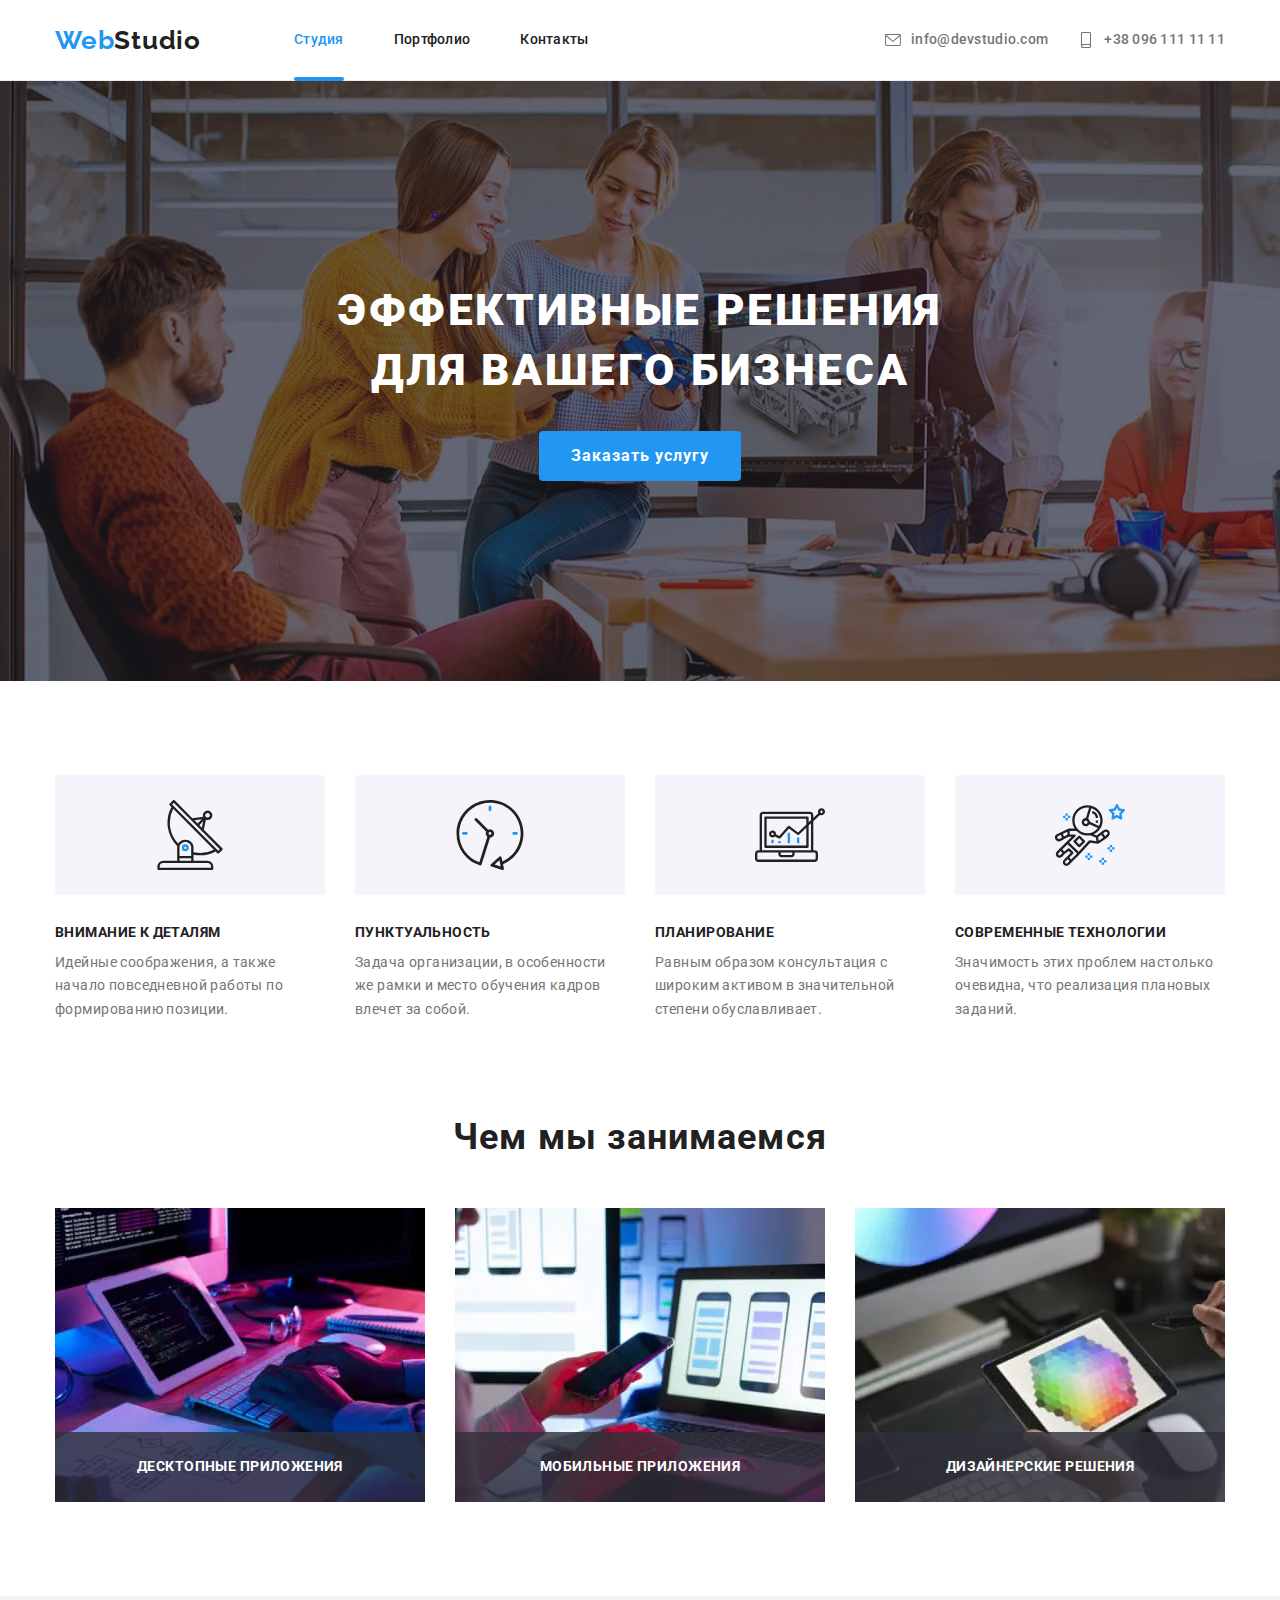
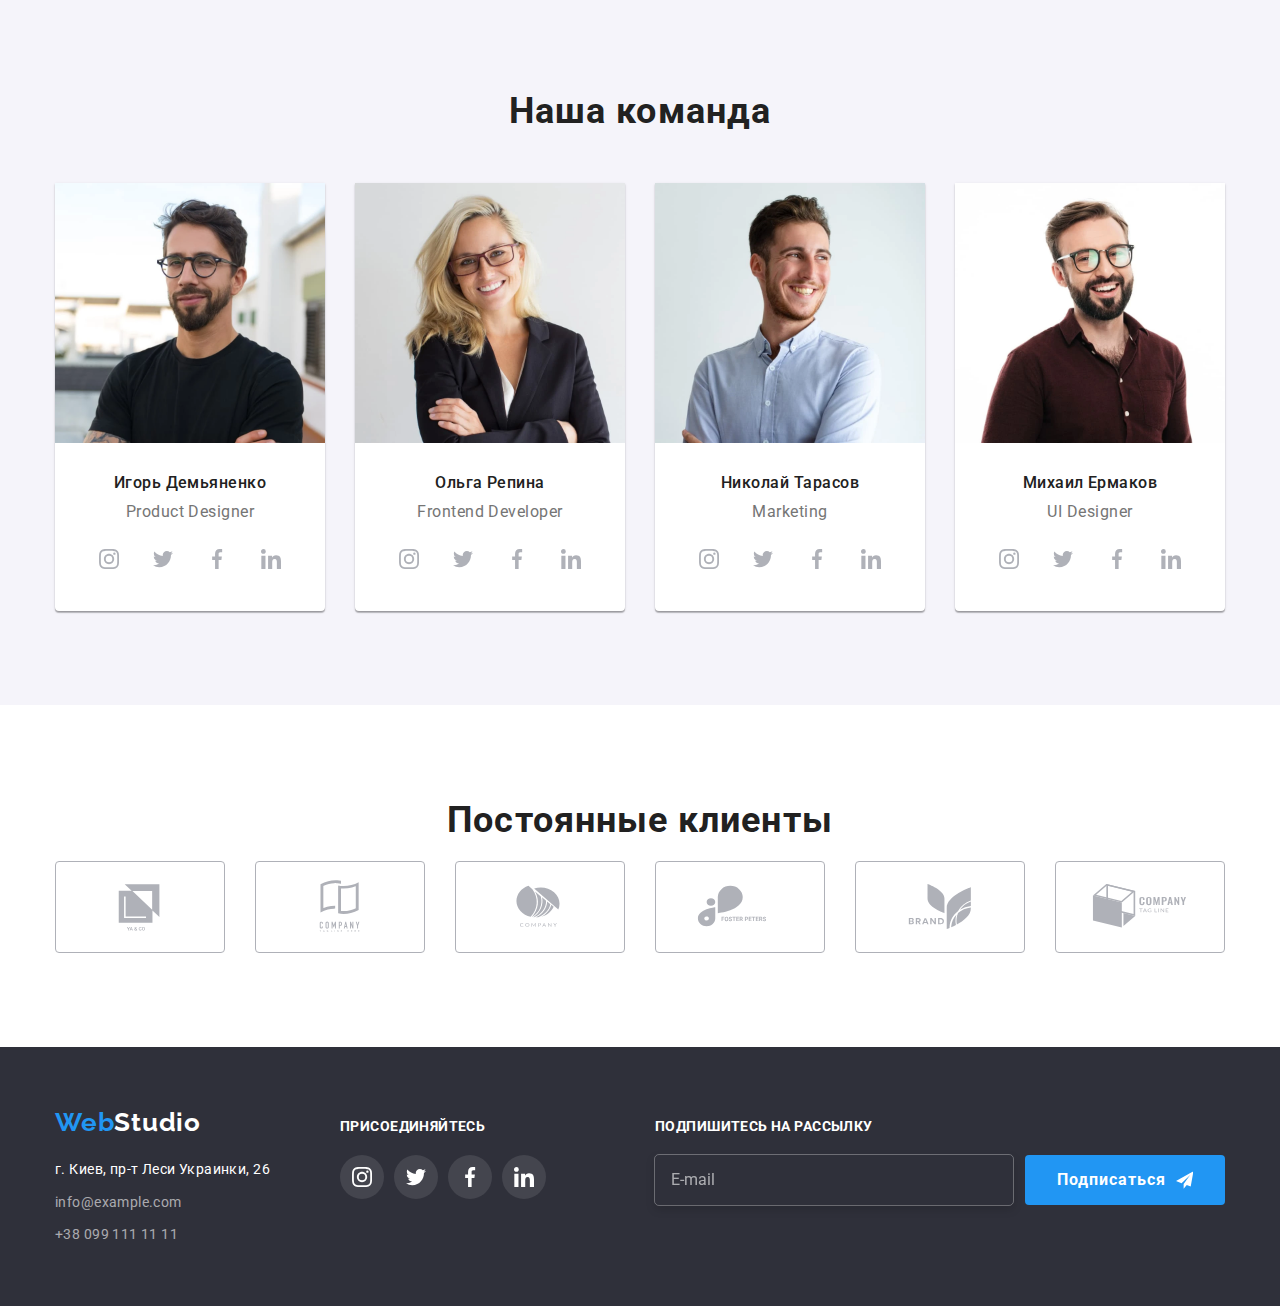
<file: index.html>
<!DOCTYPE html>
<html lang="ru">
<head>
    <meta charset="UTF-8">
    <meta http-equiv="X-UA-Compatible" content="IE=edge">
    <meta name="viewport" content="width=device-width, initial-scale=1.0">
    <title>Main</title>
    <link rel="preconnect" href="https://fonts.googleapis.com">
    <link rel="preconnect" href="https://fonts.gstatic.com" crossorigin>
    <link rel="preconnect" href="https://fonts.googleapis.com">
    <link rel="preconnect" href="https://fonts.gstatic.com" crossorigin>
    <link href="https://fonts.googleapis.com/css2?family=Raleway:wght@700&family=Roboto:wght@400;500;700;900&display=swap"
        rel="stylesheet">
    <link rel="stylesheet" href="https://cdnjs.cloudflare.com/ajax/libs/modern-normalize/1.0.0/modern-normalize.min.css" />
    <link rel="stylesheet" href="./css/main.min.css">
</head>

<body>
    
    <!--шапка сайта-->
    <header class="page-header">
        <div class="container flex-container">
        <nav class="nav">
            <a href="" class="logo logo--light-theme"><span class="logo__accent">Web</span>Studio</a>
            <ul class="nav__list list">
                <li class="nav__item item">
                    <a href="./index.html" class="nav__link nav__link--current link">Студия</a>
                </li>
                <li class="nav__item item">
                    <a href="./portfolio.html" class="nav__link link">Портфолио</a>
                </li>
                <li class="nav__item item">
                    <a href="./contacts.html" class="nav__link link">Контакты</a>
                </li>
            </ul>
        </nav>
        <ul class="contacts list">
            <li class="contacts__item">
                <a href="mailto:info@devstudio.com" class="contacts__link link">
                    <svg class="contacts__icon" width="16px"> 
                        <use href="./images/icons/icons.svg#icon-envelope">
                        </use>
                    </svg>info@devstudio.com
                </a>
            </li>
            <li class="contacts__item">
                <a href="tel:+380961111111" class="contacts__link"> 
                    <svg class="contacts__icon" width="16px">
                        <use href="./images/icons/icons.svg#icon-smartphone"></use>
                    </svg>+38 096 111 11 11
                </a>
            </li>
        </ul>
        <button class="mobile-menu__button" aria-label="Кнопка открытия меню" data-menu-button aria-expanded="false">
            <svg class="mobile-menu__icon" width="40px" height="40px">
            <use class="mobile-menu__open" href="./images/icons/icons.svg#icon-mobile-menu"></use>
            <use class="mobile-menu__close" href="./images/icons/icons.svg#icon-mobile-close"></use>
            </svg>
        </button>
        </div>
    </header>

    <!--основной контент-->
    <main>

        <!-- Герой -->
        <section class="hero">
            <div class="container">
                <h1 class="hero__title"> Эффективные решения для вашего бизнеса</h1>
                <button class="button hero__button" type="button" data-modal-open>Заказать услугу</button>
            </div>
        </section>

        <!--Особенности-->
        <section class="features">
            <div class="container">
                <h2 class="features__title title visually-hidden">Наши особенности</h2>
                <ul class="features__list list">
                    <li class="features__item item">
                        <div class="features__thumb">
                            <svg class="features__icon">
                                <use href="./images/icons/icons.svg#icon-antenna"></use>
                            </svg>
                        </div>
                        <h3 class="features__title">Внимание к деталям</h3>
                        <p class="features__text">Идейные соображения, а также начало повседневной работы по формированию позиции.</p>
                    </li>
                    <li class="features__item item">
                        <div class="features__thumb">
                            <svg class="features__icon">
                                <use href="./images/icons/icons.svg#icon-clock"></use>
                            </svg>
                        </div>
                        <h3 class="features__title">Пунктуальность</h3>
                        <p class="features__text">Задача организации, в особенности же рамки и место обучения кадров влечет за собой.</p>
                    </li>
                    <li class="features__item item">
                        <div class="features__thumb">
                            <svg class="features__icon">
                                <use href="./images/icons/icons.svg#icon-diagram"></use>
                            </svg>
                        </div>
                        <h3 class="features__title">Планирование</h3>
                        <p class="features__text">Равным образом консультация с широким активом в значительной степени обуславливает.</p>
                    </li>
                    <li class="features__item item">
                        <div class="features__thumb">
                            <svg class="features__icon">
                                <use href="./images/icons/icons.svg#icon-astronaut"></use>
                            </svg>
                        </div>
                        <h3 class="features__title">Современные технологии</h3>
                        <p class="features__text">Значимость этих проблем настолько очевидна, что реализация плановых заданий.</p>
                    </li>
                </ul>
            </div>
        </section>

        <!--Наше занятие-->
        <section class="jobs">
            <div class="container">
                <h2 class="jobs__title title">Чем мы занимаемся</h2>
                <ul class="jobs__list list">
                    <li class="jobs__item">
                        <div class="jobs__thumb">
                            <picture>
                                <source srcset="./images/jobs/img-1_lg.webp    1x,
                                                ./images/jobs/img-1_lg@2x.webp 2x"
                                        media="(min-width: 1200px)"
                                        type="image/webp"/>
                            
                                <source srcset="./images/jobs/img-1_lg.jpg    1x,
                                                ./images/jobs/img-1_lg@2x.jpg 2x"
                                        media="(min-width: 1200px)"
                                        type="image/jpg"/>
                            <img width="370" height="294" src="./images/jobs/img-1_lg.jpg" alt="Картинка с примером создания кода">
                            </picture>
                            <div class="jobs__text-area"><p class="jobs__text">Десктопные приложения</p></div>
                        </div>
                    </li>
                    <li class="jobs__item">
                        <div class="jobs__thumb">
                            <picture>
                                <source srcset="./images/jobs/img-2_lg.webp    1x,
                                                ./images/jobs/img-2_lg@2x.webp 2x" 
                                        media="(min-width: 1200px)"
                                        type="image/webp"/>
                            
                                <source srcset="./images/jobs/img-2_lg.jpg    1x,
                                                ./images/jobs/img-2_lg@2x.jpg 2x" 
                                        media="(min-width: 1200px)"
                                        type="image/jpg"/>
                                <img width="370" height="294" src="./images/jobs/img-2_lg.jpg" alt="Картинка с примером создания мобильных приложений">
                            </picture>
                            <div class="jobs__text-area">
                                <p class="jobs__text">Мобильные приложения</p>
                            </div>
                        </div>
                    </li>
                    <li class="jobs__item">
                        <div class="jobs__thumb">
                            <picture>
                                <source srcset="./images/jobs/img-3_lg.webp    1x,
                                                ./images/jobs/img-3_lg@2x.webp 2x" 
                                        media="(min-width: 1200px)"
                                        type="image/webp"/>
                            
                                <source srcset="./images/jobs/img-3_lg.jpg    1x,
                                                ./images/jobs/img-3_lg@2x.jpg 2x" 
                                        media="(min-width: 1200px)"
                                        type="image/jpg"/>
                                <img width="370" height="294" src="./images/jobs/img-3_lg.jpg" alt="Картинка с примером оформления сайтов">
                            </picture>
                            <div class="jobs__text-area">
                                <p class="jobs__text">Дизайнерские решения</p>
                            </div>
                        </div>
                    </li>
                </ul>
            </div>
        </section>

        <!--Наша команда-->
        <section class="team">
            <div class="container">
                <h2 class="team__title title">Наша команда</h2>
                <ul class="team__list list">
                    <li class="team__card item">
                        <picture>
                            <!-- Desktop -->
                            <source srcset="./images/team/photo-1_lg.webp    1x,
                                            ./images/team/photo-1_lg@2x.webp 2x"
                                            media="(min-width: 1200px)"
                                            type="image/webp" />

                            <source srcset="./images/team/photo-1_lg.jpg    1x,
                                            ./images/team/photo-1_lg@2x.jpg 2x"
                                            media="(min-width: 1200px)"
                                            type="image/jpg" />
                            <!-- Tablet -->
                            <source srcset="./images/team/photo-1_md.webp    1x,
                                            ./images/team/photo-1_md@2x.webp 2x"
                                            media="(min-width: 768px)"
                                            type="image/webp" />

                            <source srcset="./images/team/photo-1_md.jpg    1x,
                                            ./images/team/photo-1_md@2x.jpg 2x"
                                            media="(min-width: 768px)"
                                            type="image/jpg" />
                            <!-- Mobile -->
                            <source srcset="./images/team/photo-1_sm.webp    1x,
                                            ./images/team/photo-1_sm@2x.webp 2x"
                                            media="(max-width: 767px)"
                                            type="image/webp" />

                            <source srcset="./images/team/photo-1_sm.jpg    1x,
                                            ./images/team/photo-1_sm@2x.jpg 2x"
                                            media="(max-width: 767px)"
                                            type="image/jpg" />
                            <img class="team__image" src="./images/team/photo-1_sm.jpg" alt="фото Игоря Демьяненко">
                        </picture>
                        <div class="team__content">
                            <h3 class="team__name">Игорь Демьяненко</h3>
                            <p class="team__prof">Product Designer</p>
                            <ul class="socials list">
                                <li class="socials__item">
                                    <a href="" class="socials__link" aria-label="Instagram">
                                        <svg class="socials__icon" width="20" height="20" >
                                        <use href="./images/icons/icons.svg#icon-instagram" ></use>
                                        </svg>
                                    </a>
                                </li>
                                <li class="socials__item">
                                    <a href="" class="socials__link" aria-label="Twitter">
                                        <svg class="socials__icon" width="20" height="20">
                                        <use href="./images/icons/icons.svg#icon-twitter"></use>
                                        </svg>
                                    </a>
                                </li>
                                <li class="socials__item">
                                    <a href="" class="socials__link" aria-label="Facebook">
                                        <svg class="socials__icon" width="20" height="20">
                                            <use href="./images/icons/icons.svg#icon-facebook"></use>
                                        </svg>
                                    </a>
                                </li>
                                <li class="socials__item">
                                    <a href="" class="socials__link" aria-label="Linkedin">
                                        <svg class="socials__icon" width="20" height="20">
                                            <use href="./images/icons/icons.svg#icon-linkedin"></use>
                                        </svg>
                                    </a>
                                </li>
                            </ul>
                        </div>
                    </li>
                    <li class="team__card item">
                        <picture>
                            <!-- Desktop -->
                            <source srcset="./images/team/photo-2_lg.webp    1x,
                                            ./images/team/photo-2_lg@2x.webp 2x" 
                                            media="(min-width: 1200px)"
                                            type="image/webp" />
                        
                            <source srcset="./images/team/photo-2_lg.jpg    1x,
                                            ./images/team/photo-2_lg@2x.jpg 2x" 
                                            media="(min-width: 1200px)"
                                            type="image/jpg" />
                            <!-- Tablet -->
                            <source srcset="./images/team/photo-2_md.webp    1x,
                                            ./images/team/photo-2_md@2x.webp 2x"
                                            media="(min-width: 768px)"
                                            type="image/webp" />
                        
                            <source srcset="./images/team/photo-2_md.jpg    1x,
                                            ./images/team/photo-2_md@2x.jpg 2x" 
                                            media="(min-width: 768px)"
                                            type="image/jpg" />
                            <!-- Mobile -->
                            <source srcset="./images/team/photo-2_sm.webp    1x,
                                            ./images/team/photo-2_sm@2x.webp 2x"
                                            media="(max-width: 767px)"
                                            type="image/webp" />
                        
                            <source srcset="./images/team/photo-2_sm.jpg    1x,
                                            ./images/team/photo-2_sm@2x.jpg 2x" 
                                            media="(max-width: 767px)"
                                            type="image/jpg" />
                            <img class="team__image" src="./images/team/photo-2_sm.jpg" alt="фото Ольги Репиной">
                        </picture>
                        <div class="team__content">
                            <h3 class="team__name">Ольга Репина</h3>
                            <p class="team__prof">Frontend Developer</p>
                            <ul class="socials list">
                                <li class="socials__item">
                                    <a href="" class="socials__link" aria-label="Instagram">
                                        <svg class="socials__icon" width="20" height="20" >
                                        <use href="./images/icons/icons.svg#icon-instagram" ></use>
                                        </svg>
                                    </a>
                                </li>
                                <li class="socials__item">
                                    <a href="" class="socials__link" aria-label="Twitter">
                                        <svg class="socials__icon" width="20" height="20">
                                        <use href="./images/icons/icons.svg#icon-twitter"></use>
                                        </svg>
                                    </a>
                                </li>
                                <li class="socials__item">
                                    <a href="" class="socials__link" aria-label="Facebook">
                                        <svg class="socials__icon" width="20" height="20">
                                            <use href="./images/icons/icons.svg#icon-facebook"></use>
                                        </svg>
                                    </a>
                                </li>
                                <li class="socials__item">
                                    <a href="" class="socials__link" aria-label="Linkedin">
                                        <svg class="socials__icon" width="20" height="20">
                                            <use href="./images/icons/icons.svg#icon-linkedin"></use>
                                        </svg>
                                    </a>
                                </li>
                            </ul>
                        </div>
                    </li>
                    <li class="team__card item">
                        <picture>
                            <!-- Desktop -->
                            <source srcset="./images/team/photo-3_lg.webp    1x,
                                            ./images/team/photo-3_lg@2x.webp 2x"
                                            media="(min-width: 1200px)"
                                            type="image/webp" />
                        
                            <source srcset="./images/team/photo-3_lg.jpg    1x,
                                            ./images/team/photo-3_lg@2x.jpg 2x" 
                                            media="(min-width: 1200px)"
                                            type="image/jpg" />
                            <!-- Tablet -->
                            <source srcset="./images/team/photo-3_md.webp    1x,
                                            ./images/team/photo-3_md@2x.webp 2x"
                                            media="(min-width: 768px)"
                                            type="image/webp" />
                        
                            <source srcset="./images/team/photo-3_md.jpg    1x,
                                            ./images/team/photo-3_md@2x.jpg 2x" 
                                            media="(min-width: 768px)"
                                            type="image/jpg" />
                            <!-- Mobile -->
                            <source srcset="./images/team/photo-3_sm.webp    1x,
                                            ./images/team/photo-3_sm@2x.webp 2x"
                                            media="(max-width: 767px)"
                                            type="image/webp" />
                        
                            <source srcset="./images/team/photo-3_sm.jpg    1x,
                                            ./images/team/photo-3_sm@2x.jpg 2x" 
                                            media="(max-width: 767px)"
                                            type="image/jpg" />
                            <img class="team__image" src="./images/team/photo-3_sm.jpg" alt="фото Николая Тарасова">
                        </picture>
                        <div class="team__content">
                            <h3 class="team__name">Николай Тарасов</h3>
                            <p class="team__prof">Marketing</p>
                            <ul class="socials list">
                                <li class="socials__item">
                                    <a href="" class="socials__link" aria-label="Instagram">
                                        <svg class="socials__icon" width="20" height="20" >
                                        <use href="./images/icons/icons.svg#icon-instagram" ></use>
                                        </svg>
                                    </a>
                                </li>
                                <li class="socials__item">
                                    <a href="" class="socials__link" aria-label="Twitter">
                                        <svg class="socials__icon" width="20" height="20">
                                        <use href="./images/icons/icons.svg#icon-twitter"></use>
                                        </svg>
                                    </a>
                                </li>
                                <li class="socials__item">
                                    <a href="" class="socials__link" aria-label="Facebook">
                                        <svg class="socials__icon" width="20" height="20">
                                            <use href="./images/icons/icons.svg#icon-facebook"></use>
                                        </svg>
                                    </a>
                                </li>
                                <li class="socials__item">
                                    <a href="" class="socials__link" aria-label="Linkedin">
                                        <svg class="socials__icon" width="20" height="20">
                                            <use href="./images/icons/icons.svg#icon-linkedin"></use>
                                        </svg>
                                    </a>
                                </li>
                            </ul>
                        </div>
                    </li>
                    <li class="team__card item">
                        <picture>
                            <!-- Desktop -->
                            <source srcset="./images/team/photo-4_lg.webp    1x,
                                            ./images/team/photo-4_lg@2x.webp 2x"
                                            media="(min-width: 1200px)"
                                            type="image/webp" />
                        
                            <source srcset="./images/team/photo-4_lg.jpg    1x,
                                            ./images/team/photo-4_lg@2x.jpg 2x" 
                                            media="(min-width: 1200px)"
                                            type="image/jpg" />
                            <!-- Tablet -->
                            <source srcset="./images/team/photo-4_md.webp    1x,
                                            ./images/team/photo-4_md@2x.webp 2x"
                                            media="(min-width: 768px)"
                                            type="image/webp" />
                        
                            <source srcset="./images/team/photo-4_md.jpg    1x,
                                            ./images/team/photo-4_md@2x.jpg 2x" 
                                            media="(min-width: 768px)"
                                            type="image/jpg" />
                            <!-- Mobile -->
                            <source srcset="./images/team/photo-4_sm.webp    1x,
                                            ./images/team/photo-4_sm@2x.webp 2x"
                                            media="(max-width: 767px)"
                                            type="image/webp" />
                        
                            <source srcset="./images/team/photo-4_sm.jpg    1x,
                                            ./images/team/photo-4_sm@2x.jpg 2x" 
                                            media="(max-width: 767px)"
                                            type="image/jpg" />
                            <img class="team__image" src="./images/team/photo-4_sm.jpg" alt="фото Михаила Ермакова">
                        </picture>
                        <div class="team__content">
                            <h3 class="team__name">Михаил Ермаков</h3>
                            <p class="team__prof">UI Designer</p>
                            <ul class="socials list">
                                <li class="socials__item">
                                    <a href="" class="socials__link" aria-label="Instagram">
                                        <svg class="socials__icon" width="20" height="20" >
                                        <use href="./images/icons/icons.svg#icon-instagram" ></use>
                                        </svg>
                                    </a>
                                </li>
                                <li class="socials__item">
                                    <a href="" class="socials__link" aria-label="Twitter">
                                        <svg class="socials__icon" width="20" height="20">
                                        <use href="./images/icons/icons.svg#icon-twitter"></use>
                                        </svg>
                                    </a>
                                </li>
                                <li class="socials__item">
                                    <a href="" class="socials__link" aria-label="Facebook">
                                        <svg class="socials__icon" width="20" height="20">
                                            <use href="./images/icons/icons.svg#icon-facebook"></use>
                                        </svg>
                                    </a>
                                </li>
                                <li class="socials__item">
                                    <a href="" class="socials__link" aria-label="Linkedin">
                                        <svg class="socials__icon" width="20" height="20">
                                            <use href="./images/icons/icons.svg#icon-linkedin"></use>
                                        </svg>
                                    </a>
                                </li>
                            </ul>
                        </div>
                    </li>
                </ul>
            </div>
        </section>

        <!-- Клиенты -->
        <section class="clients">
            <div class="container">
            <h2 class="clients__title title">Постоянные клиенты</h2>
            <ul class="clients__list list">
                <li class="clients__item">
                    <a href="" class="clients__link" aria-label="Компания-1" >
                        <svg class="clients__icon" width="106" height="60">
                            <use href="./images/icons/icons.svg#icon-company-1">
                            </use>
                        </svg>
                    </a>
                </li>
                <li class="clients__item">
                    <a href="" class="clients__link" aria-label="Компания-2">
                        <svg class="clients__icon" width="106" height="60">
                            <use href="./images/icons/icons.svg#icon-company-2">
                            </use>
                        </svg>
                    </a>
                </li>
                <li class="clients__item">
                    <a href="" class="clients__link" aria-label="Компания-3">
                        <svg class="clients__icon" width="106" height="60">
                            <use href="./images/icons/icons.svg#icon-company-3">
                            </use>
                        </svg>
                    </a>
                </li>
                <li class="clients__item">
                    <a href="" class="clients__link" aria-label="Компания-4">
                        <svg class="clients__icon" width="106" height="60">
                            <use href="./images/icons/icons.svg#icon-company-4">
                            </use>
                        </svg>
                    </a>
                </li>
                <li class="clients__item">
                    <a href="" class="clients__link" aria-label="Компания-5">
                        <svg class="clients__icon" width="106" height="60"> 
                            <use href="./images/icons/icons.svg#icon-company-5">
                            </use>
                        </svg>
                    </a>
                </li>
                <li class="clients__item">
                    <a href="" class="clients__link" aria-label="Компания-6">
                        <svg class="clients__icon" width="106" height="60">
                            <use href="./images/icons/icons.svg#icon-company-6">
                            </use>
                        </svg>
                    </a>
                </li>
            </ul>
            </div>
        </section>
    </main>

    <!--Подвал-->
    <footer class="footer">
        <div class="container footer__container">
            <div class="footer__thumb">
                <div class="adress-thumb">
                <a class="logo logo--dark-theme" href="./index.html">
                    <span class="logo__accent">Web</span>Studio
                </a>
                <address class="address">
                    <span class="adress__text">г. Киев, пр-т Леси Украинки, 26</span>
                    <ul class="adress__list list">
                        <li class="adress__item">
                            <a class="adress__link" href="mailto:info@example.com">info@example.com</a>
                        </li>
                        <li class="adress__item">
                            <a class="adress__link" href="tel:+380991111111">+38 099 111 11 11</a>
                        </li>
                    </ul>
                </address>
            </div>
            <div class="join-form">
                <p class="join-form__title">присоединяйтесь</p>
                <ul class="join-form__socials socials list">
                    <li class="socials__item">
                        <a href="" class="socials__link socials__link--dark-theme" aria-label="Instagram"><svg class="socials__icon"
                                width="20" height="20">
                                <use href="./images/icons/icons.svg#icon-instagram"></use>
                            </svg>
                        </a>
                    </li>
                    <li class="socials__item">
                        <a href="" class="socials__link socials__link--dark-theme" aria-label="Twitter"><svg class="socials__icon"
                                width="20" height="20">
                                <use href="./images/icons/icons.svg#icon-twitter"></use>
                            </svg>
                        </a>
                    </li>
                    <li class="socials__item">
                        <a href="" class="socials__link socials__link--dark-theme" aria-label="Facebook">
                            <svg class="socials__icon" width="20" height="20">
                                <use href="./images/icons/icons.svg#icon-facebook"></use>
                            </svg>
                        </a>
                    </li>
                    <li class="socials__item">
                        <a href="" class="socials__link socials__link--dark-theme" aria-label="Linkedin">
                            <svg class="socials__icon" width="20" height="20">
                                <use href="./images/icons/icons.svg#icon-linkedin"></use>
                            </svg>
                        </a>
                    </li>
                </ul>
            </div></div>
            
            <div class="subscription footer__subscription">
                <h2 class="subscription__title">Подпишитесь на рассылку</h2>
                <form class="subscription__form">
                    <input class="subscription__input" type="email" name="subscription" placeholder="E-mail">
                    <button class="button subscription__button" type="submit">Подписаться
                        <svg class="button__icon" width="24" height="24">
                            <use href="./images/icons/icons.svg#icon-send"></use>
                        </svg>
                    </button>
                </form>
            </div>
        </div>
        
    </footer>

    <!-- модальное окно -->
    <div class="hero-backdrop is-hidden" data-modal>
        <div class="hero-modal">
            <button class="button-close" data-modal-close>
                <svg class="button-close__icon" width="18px" height="18px">
                    <use href="./images/icons/icons.svg#icon-close"></use>
                </svg>
            </button>
            <form class="order-form js-speaker-form">
                <b class="order-form__title">Оставьте свои данные, мы вам перезвоним</b>
                <div class="inputarea">
                    <div class="order-form__item">
                        <label class="order-form__label" for="name" >Имя</label>
                        <input class="order-form__input" type="text"  name="username" id="name" autocomplete="off">
                        <span class="order-form__thumb">
                            <svg class="order-form__icon" width="18px" height="18px">
                                <use href="./images/icons/icons.svg#name-icon"></use>
                            </svg>
                        </span>
                    </div>
    
                    <div class="order-form__item">
                        <label class="order-form__label" for="tel">Телефон</label>
                        <input  class="order-form__input" type="tel" name="tel" id="tel">
                        <span class="order-form__thumb">
                            <svg class="order-form__icon" width="18px" height="18px">
                                <use href="./images/icons/icons.svg#tel-icon"></use>
                            </svg>
                        </span>
                    </div>
    
                    <div class="order-form__item">
                        <label class="order-form__label" for="email">Почта</label>
                        <input class="order-form__input" type="email"  name="email" id="email">
                        <span class="order-form__thumb">
                            <svg class="order-form__icon" width="18px" height="18px">
                                <use href="./images/icons/icons.svg#email-icon"></use>
                            </svg>
                        </span>
                    </div>
    
                    <div class="order-form__item">
                        <label class="order-form__label" for="comment">Комментарий</label>
                        <textarea class="order-form__textarea" name="comment"  placeholder=" Введите текст" id="comment"
                            rows="10"></textarea>
                    </div>
                </div>
                <div class="agreement-form">
                    <label class="agreement-form__label">
                        <input class="agreement-form__checkbox visually-hidden" type="checkbox" >
                    <span class="checkbox">
                        <svg class="checkbox__icon" width="16px" height="15px">
                            <use href="./images/icons/icons.svg#checkbox"/>
                        </svg>
                        <svg class="checkbox__icon checkbox__icon--active" width="16px" height="15px">
                            <use href="./images/icons/icons.svg#checkbox-active"/>
                        </svg>
                    </span>Соглашаюсь с рассылкой и принимаю <a class="agreement-form__link" href="">Условия
                            договора</a></label>
                </div>
                <button class="button agreement-form__button" type="submit">Отправить</button>
            </form>
        </div>
    </div>
    <!-- Мобильное меню -->
    <div class="mobile-menu" data-menu>
        <nav class="mobile-nav">
            <ul class="mobile-nav__list list">
                <li class="mobile-nav__item">
                    <a href="./index.html" class="mobile-nav__link link mobile-nav__link--current">Студия</a>
                </li>
                <li class="mobile-nav__item">
                    <a href="./portfolio.html" class="mobile-nav__link link">Портфолио</a>
                </li>
                <li class="mobile-nav__item">
                    <a href="./contacts.html" class="mobile-nav__link link">Контакты</a>
                </li>
            </ul>
        </nav>
        <div class="mobile-contacts">
            <ul class="mobile-contacts__list list">
                <li class="mobile-contacts__item">
                    <a href="tel:+380961111111" class="mobile-contacts__tel">+38 096 111 11 11</a></li>
                <li class="mobile-contacts__item">
                    <a href="mailto:info@devstudio.com" class="mobile-contacts__mail">info@devstudio.com</a></li>
            </ul>
        </div>
        <div class="mobile-socials">
            <ul class="mobile-socials__list list">
                <li class="mobile-socials__item">
                    <a href="" class="mobile-socials__link" target="_blank" rel="noopener noreferrer">Instagram</a>
                </li>
                <li class="mobile-socials__item">
                    <a href="" class="mobile-socials__link" target="_blank" rel="noopener noreferrer">Twitter</a>
                </li>
                <li class="mobile-socials__item">
                    <a href="" class="mobile-socials__link" target="_blank" rel="noopener noreferrer">Facebook</a>
                </li>
                <li class="mobile-socials__item">
                    <a href="" class="mobile-socials__link" target="_blank" rel="noopener noreferrer">LinkedIn</a>
                </li>
            </ul>
        </div>
    </div>
    
    
    <script src="./js/modal.js"></script>
    <script>
        (() => {
            document
                .querySelector('.js-speaker-form')
                .addEventListener('submit', e => {
                    e.preventDefault();

                    new FormData(e.currentTarget).forEach((value, name) =>
                        console.log(`${name}: ${value}`),
                    );

                    e.currentTarget.reset();
                });
        })();
    </script>
    <script src="./js/mobile-menu.js"></script>
</body>
</html>
</file>
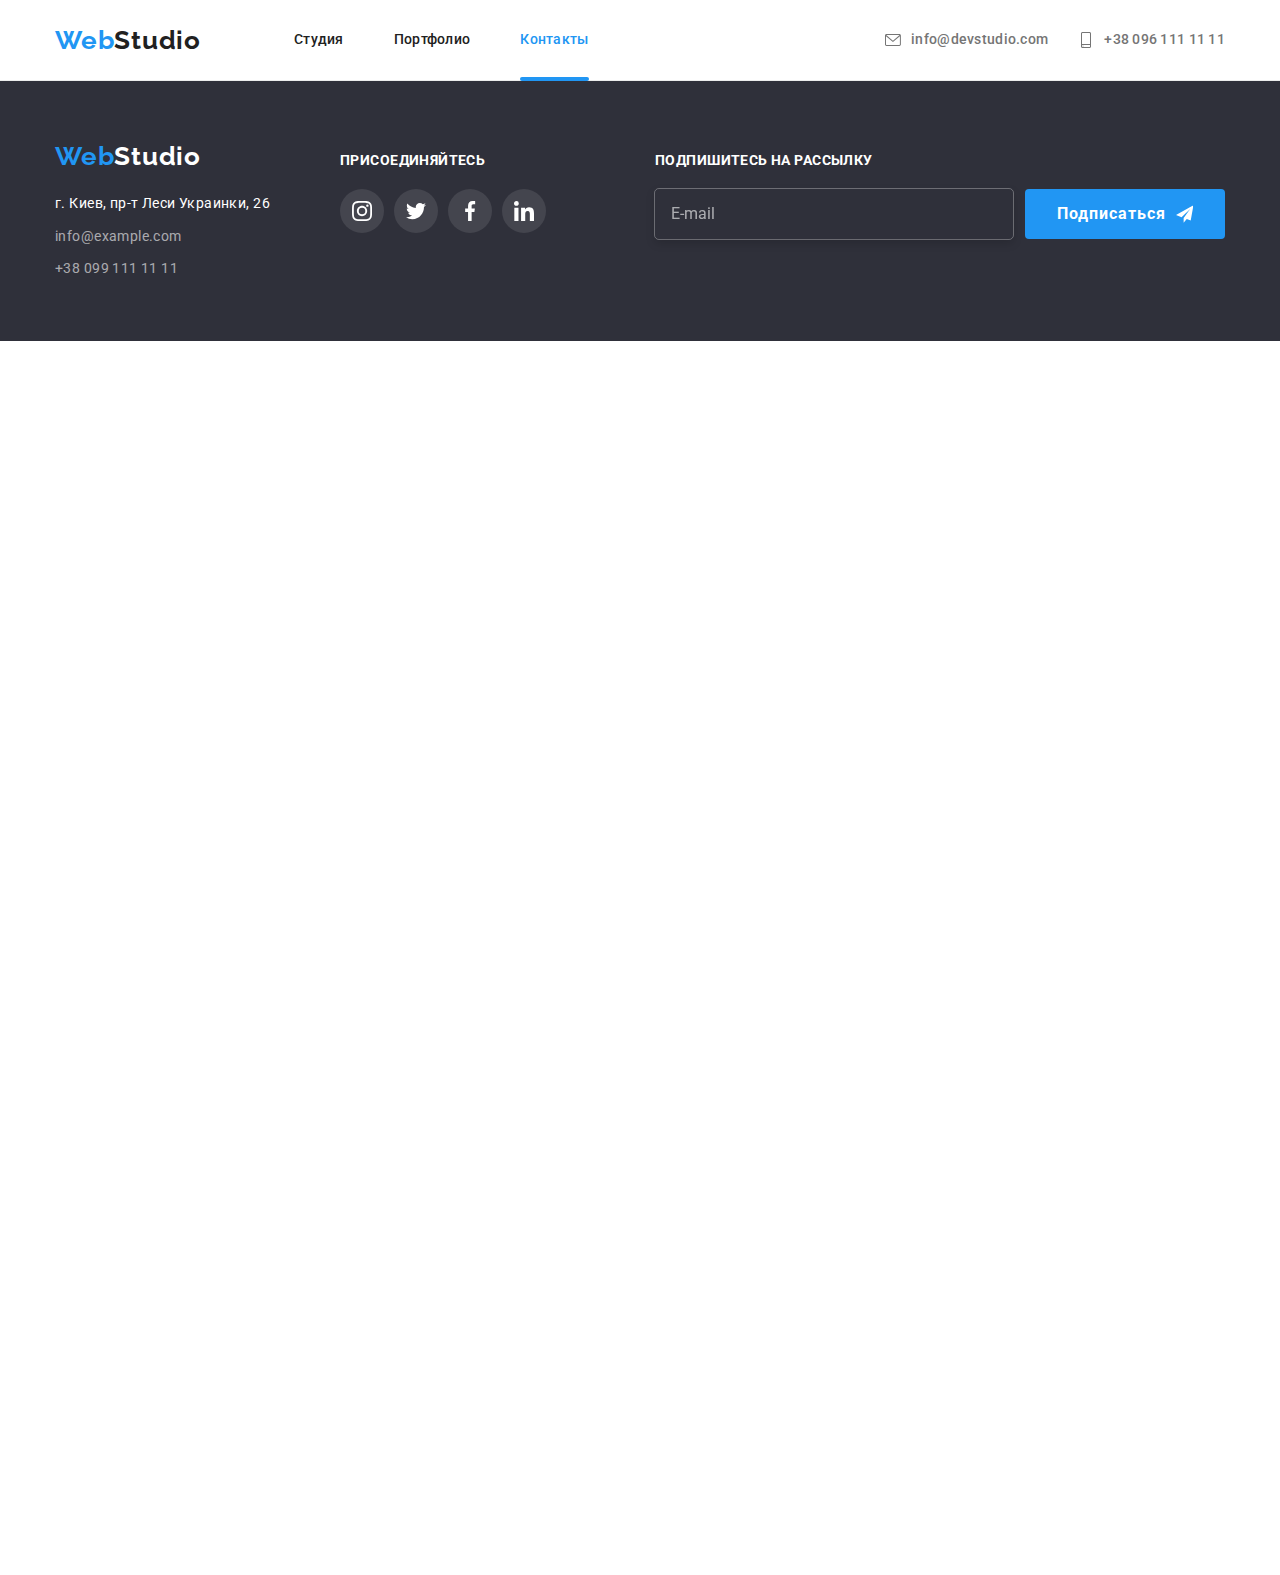
<file: contacts.html>
<!DOCTYPE html>
<html lang="ru">
<head>
    <meta charset="UTF-8">
    <meta http-equiv="X-UA-Compatible" content="IE=edge">
    <meta name="viewport" content="width=device-width, initial-scale=1.0">
    <title>Contacts</title>
    <link href="https://fonts.googleapis.com/css2?family=Raleway:wght@700&family=Roboto:wght@400;500;700;900&display=swap"
        rel="stylesheet">
    <link rel="stylesheet" href="https://cdnjs.cloudflare.com/ajax/libs/modern-normalize/1.0.0/modern-normalize.min.css" />
    <link rel="stylesheet" href="./css/main.min.css">
</head>
<body>

    <!--шапка сайта-->
    <header class="page-header">
        <div class="container flex-container">
            <nav class="nav">
                <a href="" class="logo logo--light-theme"><span class="logo__accent">Web</span>Studio</a>
                <ul class="nav__list list">
                    <li class="nav__item item">
                        <a href="./index.html" class="nav__link">Студия</a>
                    </li>
                    <li class="nav__item item">
                        <a href="./portfolio.html" class="nav__link link">Портфолио</a>
                    </li>
                    <li class="nav__item item">
                        <a href="./contacts.html" class="nav__link link nav__link--current link">Контакты</a>
                    </li>
                </ul>
            </nav>
            <ul class="contacts list">
                <li class="contacts__item">
                    <a href="mailto:info@devstudio.com" class="contacts__link link">
                        <svg class="contacts__icon" width="16px">
                            <use href="./images/icons/icons.svg#icon-envelope">
                            </use>
                        </svg>info@devstudio.com
                    </a>
                </li>
                <li class="contacts__item">
                    <a href="tel:+380961111111" class="contacts__link">
                        <svg class="contacts__icon" width="16px">
                            <use href="./images/icons/icons.svg#icon-smartphone"></use>
                        </svg>+38 096 111 11 11
                    </a>
                </li>
            </ul>
            <button class="mobile-menu__button" aria-label="Кнопка открытия меню" data-menu-button aria-expanded="false">
                <svg class="mobile-menu__icon" width="40px" height="40px">
                    <use class="mobile-menu__open" href="./images/icons/icons.svg#icon-mobile-menu"></use>
                    <use class="mobile-menu__close" href="./images/icons/icons.svg#icon-mobile-close"></use>
                </svg>
            </button>
        </div>
    </header>
    
<!--Подвал-->
<footer class="footer">
    <div class="container footer__container">
        <div class="footer__thumb">
            <div class="adress-thumb">
                <a class="logo logo--dark-theme" href="./index.html">
                    <span class="logo__accent">Web</span>Studio
                </a>
                <address class="address">
                    <span class="adress__text">г. Киев, пр-т Леси Украинки, 26</span>
                    <ul class="adress__list list">
                        <li class="adress__item">
                            <a class="adress__link" href="mailto:info@example.com">info@example.com</a>
                        </li>
                        <li class="adress__item">
                            <a class="adress__link" href="tel:+380991111111">+38 099 111 11 11</a>
                        </li>
                    </ul>
                </address>
            </div>
            <div class="join-form">
                <p class="join-form__title">присоединяйтесь</p>
                <ul class="join-form__socials socials list">
                    <li class="socials__item">
                        <a href="" class="socials__link socials__link--dark-theme" aria-label="Instagram"><svg
                                class="socials__icon" width="20" height="20">
                                <use href="./images/icons/icons.svg#icon-instagram"></use>
                            </svg>
                        </a>
                    </li>
                    <li class="socials__item">
                        <a href="" class="socials__link socials__link--dark-theme" aria-label="Twitter"><svg
                                class="socials__icon" width="20" height="20">
                                <use href="./images/icons/icons.svg#icon-twitter"></use>
                            </svg>
                        </a>
                    </li>
                    <li class="socials__item">
                        <a href="" class="socials__link socials__link--dark-theme" aria-label="Facebook">
                            <svg class="socials__icon" width="20" height="20">
                                <use href="./images/icons/icons.svg#icon-facebook"></use>
                            </svg>
                        </a>
                    </li>
                    <li class="socials__item">
                        <a href="" class="socials__link socials__link--dark-theme" aria-label="Linkedin">
                            <svg class="socials__icon" width="20" height="20">
                                <use href="./images/icons/icons.svg#icon-linkedin"></use>
                            </svg>
                        </a>
                    </li>
                </ul>
            </div>
        </div>

        <div class="subscription footer__subscription">
            <h2 class="subscription__title">Подпишитесь на рассылку</h2>
            <form class="subscription__form">
                <input class="subscription__input" type="email" name="subscription" placeholder="E-mail">
                <button class="button subscription__button" type="submit">Подписаться
                    <svg class="button__icon" width="24" height="24">
                        <use href="./images/icons/icons.svg#icon-send"></use>
                    </svg>
                </button>
            </form>
        </div>
    </div>

</footer>
<!-- Мобильное меню -->
<div class="mobile-menu" data-menu>
    <nav class="mobile-nav">
        <ul class="mobile-nav__list list">
            <li class="mobile-nav__item">
                <a href="./index.html" class="mobile-nav__link link">Студия</a>
            </li>
            <li class="mobile-nav__item">
                <a href="./portfolio.html" class="mobile-nav__link link">Портфолио</a>
            </li>
            <li class="mobile-nav__item">
                <a href="./contacts.html" class="mobile-nav__link link mobile-nav__link--current">Контакты</a>
            </li>
        </ul>
    </nav>
    <div class="mobile-contacts">
        <ul class="mobile-contacts__list list">
            <li class="mobile-contacts__item">
                <a href="tel:+380961111111" class="mobile-contacts__tel">+38 096 111 11 11</a>
            </li>
            <li class="mobile-contacts__item">
                <a href="mailto:info@devstudio.com" class="mobile-contacts__mail">info@devstudio.com</a>
            </li>
        </ul>
    </div>
    <div class="mobile-socials">
        <ul class="mobile-socials__list list">
            <li class="mobile-socials__item">
                <a href="" class="mobile-socials__link" target="_blank" rel="noopener noreferrer">Instagram</a>
            </li>
            <li class="mobile-socials__item">
                <a href="" class="mobile-socials__link" target="_blank" rel="noopener noreferrer">Twitter</a>
            </li>
            <li class="mobile-socials__item">
                <a href="" class="mobile-socials__link" target="_blank" rel="noopener noreferrer">Facebook</a>
            </li>
            <li class="mobile-socials__item">
                <a href="" class="mobile-socials__link" target="_blank" rel="noopener noreferrer">LinkedIn</a>
            </li>
        </ul>
    </div>
</div>
<script src="./js/mobile-menu.js"></script>
    </body>
</html>
</file>
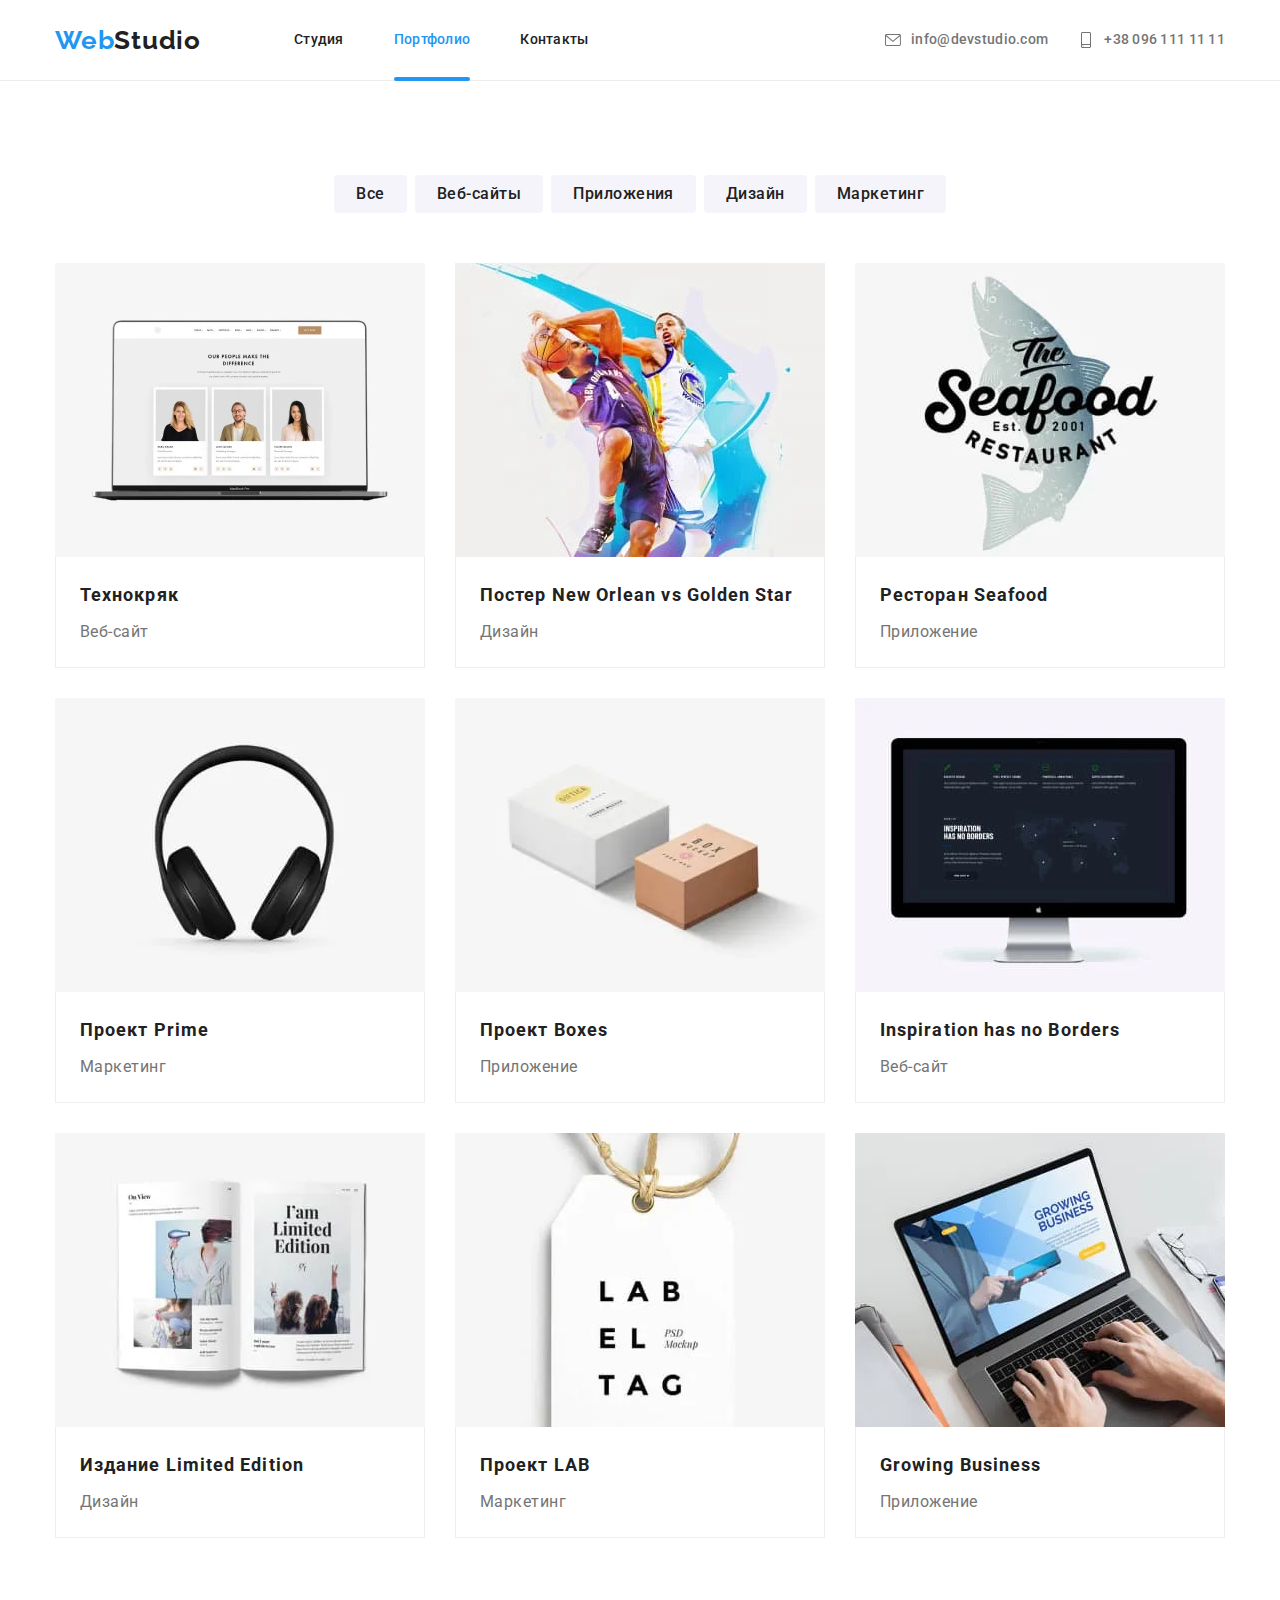
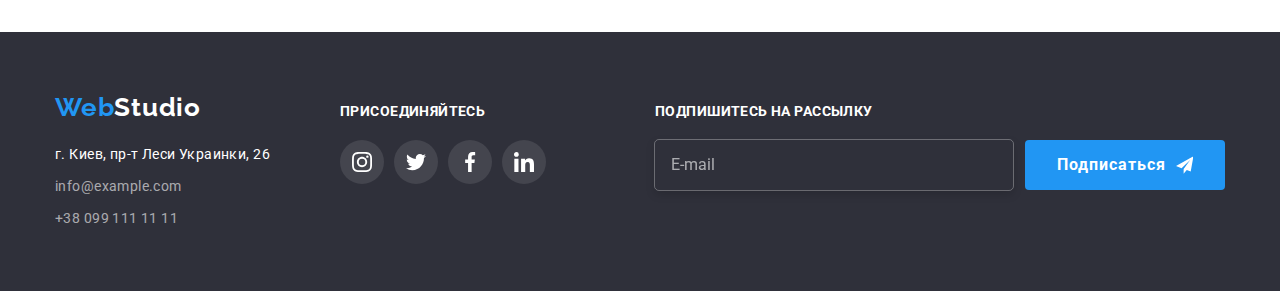
<file: portfolio.html>
<!DOCTYPE html>
<html lang="ru">
<head>
    <meta charset="UTF-8">
    <meta http-equiv="X-UA-Compatible" content="IE=edge">
    <meta name="viewport" content="width=device-width, initial-scale=1.0">
    <title>Portfolio</title>
    <link rel="preconnect" href="https://fonts.googleapis.com">
    <link rel="preconnect" href="https://fonts.gstatic.com" crossorigin>
    <link href="https://fonts.googleapis.com/css2?family=Raleway:wght@700&family=Roboto:wght@400;500;700;900&display=swap"
        rel="stylesheet">
    <link rel="stylesheet" href="https://cdnjs.cloudflare.com/ajax/libs/modern-normalize/1.0.0/modern-normalize.min.css" />
    <link rel="stylesheet" href="./css/main.min.css">
</head>
<body>

    <!--шапка сайта-->
    <header class="page-header">
        <div class="container flex-container">
            <nav class="nav">
                <a href="" class="logo logo--light-theme"><span class="logo__accent">Web</span>Studio</a>
                <ul class="nav__list list">
                    <li class="nav__item item">
                        <a href="./index.html" class="nav__link">Студия</a>
                    </li>
                    <li class="nav__item item">
                        <a href="./portfolio.html" class="nav__link link nav__link--current link">Портфолио</a>
                    </li>
                    <li class="nav__item item">
                        <a href="./contacts.html" class="nav__link link">Контакты</a>
                    </li>
                </ul>
            </nav>
            <ul class="contacts list">
                <li class="contacts__item">
                    <a href="mailto:info@devstudio.com" class="contacts__link link">
                        <svg class="contacts__icon" width="16px">
                            <use href="./images/icons/icons.svg#icon-envelope">
                            </use>
                        </svg>info@devstudio.com
                    </a>
                </li>
                <li class="contacts__item">
                    <a href="tel:+380961111111" class="contacts__link">
                        <svg class="contacts__icon" width="16px">
                            <use href="./images/icons/icons.svg#icon-smartphone"></use>
                        </svg>+38 096 111 11 11
                    </a>
                </li>
            </ul>
            <button class="mobile-menu__button" aria-label="Кнопка открытия меню" data-menu-button aria-expanded="false">
                <svg class="mobile-menu__icon" width="40px" height="40px">
                    <use class="mobile-menu__open" href="./images/icons/icons.svg#icon-mobile-menu"></use>
                    <use class="mobile-menu__close" href="./images/icons/icons.svg#icon-mobile-close"></use>
                </svg>
            </button>
        </div>
    </header>


<!-- Основной контент -->
<main>
    <section class="works">
        <div class="container">
            <h1 class="works__title visually-hidden">Наши работы</h1>
            <ul class="button-set list">
                <li class="button-set__item">
                    <button class="button-filter" type="button">Все</button>
                </li>
                <li class="button-set__item">
                    <button class="button-filter" type="button">Веб-сайты</button>
                </li>
                <li class="button-set__item">
                    <button class="button-filter" type="button">Приложения</button>
                </li>
                <li class="button-set__item">
                    <button class="button-filter" type="button">Дизайн</button>
                </li>
                <li class="button-set__item">
                    <button class="button-filter" type="button">Маркетинг</button>
                </li>
            </ul>
            
            <ul class="works__list list">
                <li class="works__item">
                    <a href="" class="works__link link">
                        <div class="works__thumb">
                            <picture>
                                <!-- Desktop -->
                                <source srcset="./images/portfolio/portfolio-1_lg.webp      1x,
                                                ./images/portfolio/portfolio-1_lg@2x.webp   2x" 
                                    media="(min-width: 1200px)"
                                    type="image/webp"/>
                                
                                <source srcset="./images/portfolio/portfolio-1_lg.jpg       1x,
                                                ./images/portfolio/portfolio-1_lg@2x.jpg    2x"
                                    media="(min-width: 1200px)"
                                    type="image/jpg"/>
                                <!-- Tablet -->
                                <source srcset="./images/portfolio/portfolio-1_md.webp       1x,
                                                ./images/portfolio/portfolio-1_md@2x.webp    2x"
                                    media="(min-width: 768px)"
                                    type="image/webp"/>
                                
                                <source srcset="./images/portfolio/portfolio-1_md.jpg         1x,
                                                ./images/portfolio/portfolio-1_md@2x.jpg      2x"
                                    media="(min-width: 768px)"
                                    type="image/jpg"/>
                                <!-- Mobile -->
                                <source srcset="./images/portfolio/portfolio-1_sm.webp       1x,
                                                ./images/portfolio/portfolio-1_sm@2x.webp    2x"
                                    media="(max-width: 767px)"
                                    type="image/webp"/>
                                <source srcset="./images/portfolio/portfolio-1_sm.jpg       1x,
                                                ./images/portfolio/portfolio-1_sm@2x.jpg    2x"
                                        media="(max-width: 767px)"
                                        type="image/jpg"/>
                                <img src="./images/portfolio/portfolio-1_sm.jpg" alt="Логотип веб-сайта Технокряк">
                            </picture>
                        
                        <div class="card-overlay">
                            <p class="card-overlay__text">Технокряк это современная площадка распространения коронавируса. Компании используют эту
                                платформу для цифрового
                                шпионажа и атак на защищённые сервера конкурентов.</p>
                        </div>
                        </div>
                        <div class="works__content">
                            <h2 class="works__title">Технокряк</h2>
                            <p class="works__type">Веб-сайт</p>
                        </div>
                    </a>
                </li>
                <li class="works__item">
                    <a href="" class="works__link link">
                        <div class="works__thumb">
                            <picture>
                                <!-- Desktop -->
                                <source srcset="./images/portfolio/portfolio-2_lg.webp      1x,
                                                ./images/portfolio/portfolio-2_lg@2x.webp   2x"
                                    media="(min-width: 1200px)"
                                    type="image/webp"/>
                            
                                <source srcset="./images/portfolio/portfolio-2_lg.jpg       1x,
                                                ./images/portfolio/portfolio-2_lg@2x.jpg    2x"
                                    media="(min-width: 1200px)"
                                    type="image/jpg"/>
                                <!-- Tablet -->
                                <source srcset="./images/portfolio/portfolio-2_md.webp       1x,
                                                ./images/portfolio/portfolio-2_md@2x.webp    2x"
                                    media="(min-width: 768px)" 
                                    type="image/webp"/>
                            
                                <source srcset="./images/portfolio/portfolio-2_md.jpg         1x,
                                                ./images/portfolio/portfolio-2_md@2x.jpg      2x"
                                    media="(min-width: 768px)" 
                                    type="image/jpg"/>
                                <!-- Mobile -->
                                <source srcset="./images/portfolio/portfolio-2_sm.webp       1x,
                                                ./images/portfolio/portfolio-2_sm@2x.webp    2x"
                                    media="(max-width: 767px)" 
                                    type="image/webp"/>
                                <source srcset="./images/portfolio/portfolio-2_sm.jpg       1x,
                                                ./images/portfolio/portfolio-2_sm@2x.jpg    2x"
                                    media="(max-width: 767px)" 
                                    type="image/jpg"/>
                                <img src="./images/portfolio/portfolio-2_sm.jpg" alt="Логотип постера New Orlean vs Golden Star">
                            </picture>
                            <div class="card-overlay">
                                <p class="card-overlay__text">Технокряк это современная площадка распространения коронавируса. Компании используют эту
                                    платформу для цифрового
                                    шпионажа и атак на защищённые сервера конкурентов.</p>
                            </div>
                        </div>
                        <div class="works__content">
                            <h2 class="works__title">Постер New Orlean vs Golden Star</h2>
                            <p class="works__type">Дизайн</p>
                        </div>
                        
                    </a>
                </li>
                <li class="works__item">
                    <a href="" class="works__link link">
                        <div class="works__thumb">
                            <picture>
                                <!-- Desktop -->
                                <source srcset="./images/portfolio/portfolio-3_lg.webp      1x,
                                                ./images/portfolio/portfolio-3_lg@2x.webp   2x"
                                    media="(min-width: 1200px)" type="image/webp"/>
                            
                                <source srcset="./images/portfolio/portfolio-3_lg.jpg       1x,
                                                ./images/portfolio/portfolio-3_lg@2x.jpg    2x"
                                    media="(min-width: 1200px)" type="image/jpg"/>
                                <!-- Tablet -->
                                <source srcset="./images/portfolio/portfolio-3_md.webp       1x,
                                                ./images/portfolio/portfolio-3_md@2x.webp    2x"
                                    media="(min-width: 768px)"
                                    type="image/webp"/>
                            
                                <source srcset="./images/portfolio/portfolio-3_md.jpg         1x,
                                                ./images/portfolio/portfolio-3_md@2x.jpg      2x"
                                    media="(min-width: 768px)"
                                    type="image/jpg"/>
                                <!-- Mobile -->
                                <source srcset="./images/portfolio/portfolio-3_sm.webp       1x,
                                                ./images/portfolio/portfolio-3_sm@2x.webp    2x"
                                    media="(max-width: 767px)"
                                    type="image/webp"/>
                                <source srcset="./images/portfolio/portfolio-3_sm.jpg       1x,
                                                ./images/portfolio/portfolio-3_sm@2x.jpg    2x"
                                    media="(max-width: 767px)"
                                    type="image/jpg"/>
                                <img src="./images/portfolio/portfolio-3_sm.jpg" alt="Логотип ресторана Seafood">
                            </picture>
                            <div class="card-overlay">
                                <p class="card-overlay__text">Технокряк это современная площадка распространения коронавируса. Компании используют эту
                                    платформу для цифрового
                                    шпионажа и атак на защищённые сервера конкурентов.</p>
                            </div>
                        </div>
                        <div class="works__content">
                            <h2 class="works__title">Ресторан Seafood</h2>
                            <p class="works__type">Приложение</p>
                        </div>
                    </a>
                </li>
                <li class="works__item">
                    <a href="" class="works__link link">
                        <div class="works__thumb">
                            <picture>
                                <!-- Desktop -->
                                <source srcset="./images/portfolio/portfolio-4_lg.webp      1x,
                                                ./images/portfolio/portfolio-4_lg@2x.webp   2x"
                                    media="(min-width: 1200px)"
                                    type="image/webp"/>
                            
                                <source srcset="./images/portfolio/portfolio-4_lg.jpg       1x,
                                                ./images/portfolio/portfolio-4_lg@2x.jpg    2x"
                                    media="(min-width: 1200px)"
                                    type="image/jpg"/>
                                <!-- Tablet -->
                                <source srcset="./images/portfolio/portfolio-4_md.webp       1x,
                                                ./images/portfolio/portfolio-4_md@2x.webp    2x"
                                    media="(min-width: 768px)"
                                    type="image/webp"/>
                            
                                <source srcset="./images/portfolio/portfolio-4_md.jpg         1x,
                                                ./images/portfolio/portfolio-4_md@2x.jpg      2x"
                                    media="(min-width: 768px)"
                                    type="image/jpg"/>
                                <!-- Mobile -->
                                <source srcset="./images/portfolio/portfolio-4_sm.webp       1x,
                                                ./images/portfolio/portfolio-4_sm@2x.webp    2x"
                                    media="(max-width: 767px)"
                                    type="image/webp"/>

                                <source srcset="./images/portfolio/portfolio-4_sm.jpg       1x,
                                                ./images/portfolio/portfolio-4_sm@2x.jpg    2x"

                                    media="(max-width: 767px)"
                                    type="image/jpg"/>
                                <img src="./images/portfolio/portfolio-4_sm.jpg" alt="Логотип проекта Prime">
                            </picture>
                            <div class="card-overlay">
                                <p class="card-overlay__text">Технокряк это современная площадка распространения коронавируса. Компании используют эту
                                    платформу для цифрового
                                    шпионажа и атак на защищённые сервера конкурентов.</p>
                            </div>
                        </div>
                        <div class="works__content">
                            <h2 class="works__title">Проект Prime</h2>
                            <p class="works__type">Маркетинг</p>
                        </div>
                    </a>
                </li>
                <li class="works__item">
                    <a href="" class="works__link link">
                        <div class="works__thumb">
                            <picture>
                                <!-- Desktop -->
                                <source srcset="./images/portfolio/portfolio-5_lg.webp      1x,
                                                ./images/portfolio/portfolio-5_lg@2x.webp   2x"
                                    media="(min-width: 1200px)"
                                    type="image/webp"/>
                            
                                <source srcset="./images/portfolio/portfolio-5_lg.jpg       1x,
                                                ./images/portfolio/portfolio-5_lg@2x.jpg    2x"
                                    media="(min-width: 1200px)"
                                    type="image/jpg"/>
                                <!-- Tablet -->
                                <source srcset="./images/portfolio/portfolio-5_md.webp       1x,
                                                ./images/portfolio/portfolio-5_md@2x.webp    2x"
                                    media="(min-width: 768px)"
                                    type="image/webp"/>
                            
                                <source srcset="./images/portfolio/portfolio-5_md.jpg         1x,
                                                ./images/portfolio/portfolio-5_md@2x.jpg      2x"
                                    media="(min-width: 768px)"
                                    type="image/jpg"/>
                                <!-- Mobile -->
                                <source srcset="./images/portfolio/portfolio-5_sm.webp       1x,
                                                ./images/portfolio/portfolio-5_sm@2x.webp    2x"
                                    media="(max-width: 767px)"
                                    type="image/webp"/>

                                <source srcset="./images/portfolio/portfolio-5_sm.jpg       1x,
                                                ./images/portfolio/portfolio-5_sm@2x.jpg    2x"
                                    media="(max-width: 767px)"
                                    type="image/jpg"/>
                                <img src="./images/portfolio/portfolio-5_sm.jpg" alt="Логотип проекта Boxes">
                            </picture>
                            <div class="card-overlay">
                                <p class="card-overlay__text">Технокряк это современная площадка распространения коронавируса. Компании используют эту платформу для цифрового шпионажа и атак на защищённые сервера конкурентов.</p>
                            </div>
                        </div>
                        <div class="works__content">
                            <h2 class="works__title">Проект Boxes</h2>
                            <p class="works__type">Приложение</p>
                        </div>
                    </a>
                </li>
                <li class="works__item">
                    <a href="" class="works__link link">
                        <div class="works__thumb">
                            <picture>
                                <!-- Desktop -->
                                <source srcset="./images/portfolio/portfolio-6_lg.webp      1x,
                                                ./images/portfolio/portfolio-6_lg@2x.webp   2x"
                                    media="(min-width: 1200px)"
                                    type="image/webp"/>
                            
                                <source srcset="./images/portfolio/portfolio-6_lg.jpg       1x,
                                                ./images/portfolio/portfolio-6_lg@2x.jpg    2x"
                                    media="(min-width: 1200px)"
                                    type="image/jpg"/>
                                <!-- Tablet -->
                                <source srcset="./images/portfolio/portfolio-6_md.webp       1x,
                                                ./images/portfolio/portfolio-6_md@2x.webp    2x"
                                    media="(min-width: 768px)"
                                    type="image/webp"/>
                            
                                <source srcset="./images/portfolio/portfolio-6_md.jpg         1x,
                                                ./images/portfolio/portfolio-6_md@2x.jpg      2x"
                                    media="(min-width: 768px)"
                                    type="image/jpg"/>
                                <!-- Mobile -->
                                <source srcset="./images/portfolio/portfolio-6_sm.webp       1x,
                                                ./images/portfolio/portfolio-6_sm@2x.webp    2x"
                                    media="(max-width: 767px)"
                                    type="image/webp"/>

                                <source srcset="./images/portfolio/portfolio-6_sm.jpg       1x,
                                                ./images/portfolio/portfolio-6_sm@2x.jpg    2x"
                                    media="(max-width: 767px)"
                                    type="image/jpg"/>
                                <img src="./images/portfolio/portfolio-6_sm.jpg" alt="Логотип Веб-сайта Inspiration has no Borders">
                            </picture>
                            <div class="card-overlay">
                                <p class="card-overlay__text">Технокряк это современная площадка распространения коронавируса. Компании используют эту
                                    платформу для цифрового
                                    шпионажа и атак на защищённые сервера конкурентов.</p>
                            </div>
                        </div>
                        <div class="works__content">
                            <h2 class="works__title">Inspiration has no Borders</h2>
                            <p class="works__type">Веб-сайт</p>
                        </div>
                    </a>
                </li>
                <li class="works__item">
                    <a href="" class="works__link link">
                        <div class="works__thumb">
                            <picture>
                                <!-- Desktop -->
                                <source srcset="./images/portfolio/portfolio-7_lg.webp      1x,
                                                ./images/portfolio/portfolio-7_lg@2x.webp   2x"
                                    media="(min-width: 1200px)"
                                    type="image/webp"/>
                            
                                <source srcset="./images/portfolio/portfolio-7_lg.jpg       1x,
                                                ./images/portfolio/portfolio-7_lg@2x.jpg    2x"
                                    media="(min-width: 1200px)"
                                    type="image/jpg"/>
                                <!-- Tablet -->
                                <source srcset="./images/portfolio/portfolio-7_md.webp       1x,
                                                ./images/portfolio/portfolio-7_md@2x.webp    2x"
                                    media="(min-width: 768px)"
                                    type="image/webp"/>
                            
                                <source srcset="./images/portfolio/portfolio-7_md.jpg         1x,
                                                ./images/portfolio/portfolio-7_md@2x.jpg      2x"
                                    media="(min-width: 768px)"
                                    type="image/jpg"/>
                                <!-- Mobile -->
                                <source srcset="./images/portfolio/portfolio-7_sm.webp       1x,
                                                ./images/portfolio/portfolio-7_sm@2x.webp    2x"
                                    media="(max-width: 767px)"
                                    type="image/webp"/>

                                <source srcset="./images/portfolio/portfolio-7_sm.jpg       1x,
                                                ./images/portfolio/portfolio-7_sm@2x.jpg    2x"
                                    media="(max-width: 767px)"
                                    type="image/jpg"/>
                                <img src="./images/portfolio/portfolio-7_sm.jpg" alt="Логотип издания Limited Edition">
                            </picture>
                            <div class="card-overlay">
                                <p class="card-overlay__text">Технокряк это современная площадка распространения коронавируса. Компании используют эту
                                    платформу для цифрового
                                    шпионажа и атак на защищённые сервера конкурентов.</p>
                            </div>
                        </div>
                        <div class="works__content">
                            <h2 class="works__title">Издание Limited Edition</h2>
                            <p class="works__type">Дизайн</p>
                        </div>
                    </a>
                </li>
                <li class="works__item">
                    <a href="" class="works__link link">
                        <div class="works__thumb">
                            <picture>
                                <!-- Desktop -->
                                <source srcset="./images/portfolio/portfolio-8_lg.webp      1x,
                                                ./images/portfolio/portfolio-8_lg@2x.webp   2x"
                                    media="(min-width: 1200px)"
                                    type="image/webp"/>
                            
                                <source srcset="./images/portfolio/portfolio-8_lg.jpg       1x,
                                                ./images/portfolio/portfolio-8_lg@2x.jpg    2x"
                                    media="(min-width: 1200px)"
                                    type="image/jpg"/>
                                <!-- Tablet -->
                                <source srcset="./images/portfolio/portfolio-8_md.webp       1x,
                                                ./images/portfolio/portfolio-8_md@2x.webp    2x"
                                    media="(min-width: 768px)"
                                    type="image/webp"/>
                            
                                <source srcset="./images/portfolio/portfolio-8_md.jpg         1x,
                                                ./images/portfolio/portfolio-8_md@2x.jpg      2x"
                                    media="(min-width: 768px)"
                                    type="image/jpg"/>
                                <!-- Mobile -->
                                <source srcset="./images/portfolio/portfolio-8_sm.webp       1x,
                                                ./images/portfolio/portfolio-8_sm@2x.webp    2x"
                                    media="(max-width: 767px)"
                                    type="image/webp"/>

                                <source srcset="./images/portfolio/portfolio-8_sm.jpg       1x,
                                                ./images/portfolio/portfolio-8_sm@2x.jpg    2x"
                                    media="(max-width: 767px)"
                                    type="image/jpg"/>
                                <img src="./images/portfolio/portfolio-8_sm.jpg" alt="Логотип проекта LAB">
                            </picture>
                            <div class="card-overlay">
                                <p class="card-overlay__text">Технокряк это современная площадка распространения коронавируса. Компании используют эту
                                    платформу для цифрового
                                    шпионажа и атак на защищённые сервера конкурентов.</p>
                            </div>
                        </div>
                        <div class="works__content">
                            <h2 class="works__title">Проект LAB</h2>
                            <p class="works__type">Маркетинг</p>
                        </div>
                    </a>
                </li>
                <li class="works__item">
                    <a href="" class="works__link link">
                        <div class="works__thumb">
                            <picture>
                                <!-- Desktop -->
                                <source srcset="./images/portfolio/portfolio-9_lg.webp      1x,
                                                ./images/portfolio/portfolio-9_lg@2x.webp   2x"
                                    media="(min-width: 1200px)"
                                    type="image/webp"/>
                            
                                <source srcset="./images/portfolio/portfolio-9_lg.jpg       1x,
                                                ./images/portfolio/portfolio-9_lg@2x.jpg    2x"
                                    media="(min-width: 1200px)"
                                    type="image/jpg"/>
                                <!-- Tablet -->
                                <source srcset="./images/portfolio/portfolio-9_md.webp       1x,
                                                ./images/portfolio/portfolio-9_md@2x.webp    2x"
                                    media="(min-width: 768px)"
                                    type="image/webp" />
                            
                                <source srcset="./images/portfolio/portfolio-9_md.jpg         1x,
                                                ./images/portfolio/portfolio-9_md@2x.jpg      2x"
                                    media="(min-width: 768px)"
                                    type="image/jpg"/>
                                <!-- Mobile -->
                                <source srcset="./images/portfolio/portfolio-9_sm.webp       1x,
                                                ./images/portfolio/portfolio-9_sm@2x.webp    2x"
                                    media="(max-width: 767px)"
                                    type="image/webp"/>

                                <source srcset="./images/portfolio/portfolio-9_sm.jpg       1x,
                                                ./images/portfolio/portfolio-9_sm@2x.jpg    2x"
                                    media="(max-width: 767px)"
                                    type="image/jpg"/>
                                <img src="./images/portfolio/portfolio-9_sm.jpg" alt="Логотип приложения Growing Business">
                            </picture>
                            <div class="card-overlay">
                                <p class="card-overlay__text">Технокряк это современная площадка распространения коронавируса. Компании используют эту
                                    платформу для цифрового
                                    шпионажа и атак на защищённые сервера конкурентов.</p>
                            </div>
                        </div>
                        <div class="works__content">
                            <h2 class="works__title">Growing Business</h2>
                            <p class="works__type">Приложение</p>
                        </div>
                    </a>
                </li>
            </ul>
        </div>
    </section>
</main>
<!--Подвал-->
<footer class="footer">
    <div class="container footer__container">
        <div class="footer__thumb">
            <div class="adress-thumb">
                <a class="logo logo--dark-theme" href="./index.html">
                    <span class="logo__accent">Web</span>Studio
                </a>
                <address class="address">
                    <span class="adress__text">г. Киев, пр-т Леси Украинки, 26</span>
                    <ul class="adress__list list">
                        <li class="adress__item">
                            <a class="adress__link" href="mailto:info@example.com">info@example.com</a>
                        </li>
                        <li class="adress__item">
                            <a class="adress__link" href="tel:+380991111111">+38 099 111 11 11</a>
                        </li>
                    </ul>
                </address>
            </div>
            <div class="join-form">
                <p class="join-form__title">присоединяйтесь</p>
                <ul class="join-form__socials socials list">
                    <li class="socials__item">
                        <a href="" class="socials__link socials__link--dark-theme" aria-label="Instagram"><svg
                                class="socials__icon" width="20" height="20">
                                <use href="./images/icons/icons.svg#icon-instagram"></use>
                            </svg>
                        </a>
                    </li>
                    <li class="socials__item">
                        <a href="" class="socials__link socials__link--dark-theme" aria-label="Twitter"><svg
                                class="socials__icon" width="20" height="20">
                                <use href="./images/icons/icons.svg#icon-twitter"></use>
                            </svg>
                        </a>
                    </li>
                    <li class="socials__item">
                        <a href="" class="socials__link socials__link--dark-theme" aria-label="Facebook">
                            <svg class="socials__icon" width="20" height="20">
                                <use href="./images/icons/icons.svg#icon-facebook"></use>
                            </svg>
                        </a>
                    </li>
                    <li class="socials__item">
                        <a href="" class="socials__link socials__link--dark-theme" aria-label="Linkedin">
                            <svg class="socials__icon" width="20" height="20">
                                <use href="./images/icons/icons.svg#icon-linkedin"></use>
                            </svg>
                        </a>
                    </li>
                </ul>
            </div>
        </div>

        <div class="subscription footer__subscription">
            <h2 class="subscription__title">Подпишитесь на рассылку</h2>
            <form class="subscription__form">
                <input class="subscription__input" type="email" name="subscription" placeholder="E-mail">
                <button class="button subscription__button" type="submit">Подписаться
                    <svg class="button__icon" width="24" height="24">
                        <use href="./images/icons/icons.svg#icon-send"></use>
                    </svg>
                </button>
            </form>
        </div>
    </div>

</footer>
    <!-- Мобильное меню -->
    <div class="mobile-menu" data-menu>
        <nav class="mobile-nav">
            <ul class="mobile-nav__list list">
                <li class="mobile-nav__item">
                    <a href="./index.html" class="mobile-nav__link link">Студия</a>
                </li>
                <li class="mobile-nav__item">
                    <a href="./portfolio.html" class="mobile-nav__link link mobile-nav__link--current">Портфолио</a>
                </li>
                <li class="mobile-nav__item">
                    <a href="./contacts.html" class="mobile-nav__link link">Контакты</a>
                </li>
            </ul>
        </nav>
        <div class="mobile-contacts">
            <ul class="mobile-contacts__list list">
                <li class="mobile-contacts__item">
                    <a href="tel:+380961111111" class="mobile-contacts__tel">+38 096 111 11 11</a>
                </li>
                <li class="mobile-contacts__item">
                    <a href="mailto:info@devstudio.com" class="mobile-contacts__mail">info@devstudio.com</a>
                </li>
            </ul>
        </div>
        <div class="mobile-socials">
            <ul class="mobile-socials__list list">
                <li class="mobile-socials__item">
                    <a href="" class="mobile-socials__link" target="_blank" rel="noopener noreferrer">Instagram</a>
                </li>
                <li class="mobile-socials__item">
                    <a href="" class="mobile-socials__link" target="_blank" rel="noopener noreferrer">Twitter</a>
                </li>
                <li class="mobile-socials__item">
                    <a href="" class="mobile-socials__link" target="_blank" rel="noopener noreferrer">Facebook</a>
                </li>
                <li class="mobile-socials__item">
                    <a href="" class="mobile-socials__link" target="_blank" rel="noopener noreferrer">LinkedIn</a>
                </li>
            </ul>
        </div>
    </div>
    <script src="./js/mobile-menu.js"></script>
</body>
</html>
</file>
<file: css/main.min.css>
:root{--primary-font: roboto, sans-serif;--secondary-font: Raleway, sans-serif;--text-color: #757575;--title-color: #212121;--white-color: #ffffff;--white-transparency-06: rgba(255, 255, 255, 0.6);--modal-placeholder-color: rgba(117, 117, 117, 0.5);--footer-placeholder-color: rgba(255, 255, 255, 0.6);--accent-color: #2196f3;--hover-color: #188ce8;--primary-bkgrnd: #ffffff;--secondary-bkgrnd: #f5f4fa;--button-bkgrnd: #f5f4fa;--hero-bkgrnd: #c4c4c4;--icon-bkgrnd: #f5f4fa;--footer-icon-bkgrnd: rgba(255, 255, 255, 0.1);--card-overlay: rgba(33, 150, 243, 0.9);--footer-background-color: rgba(47, 48, 58, 1);--header-border: #ececec;--portfolio-card-border: #eeeeee;--clients-border: #afb1b8;--timing-function: cubic-bezier(0.4, 0, 0.2, 1);--filter-button-shadow: 0px 3px 1px rgba(0, 0, 0, 0.1),
        0px 1px 2px rgba(0, 0, 0, 0.08), 0px 2px 2px rgba(0, 0, 0, 0.12);--team-card-shadow: 0px 1px 3px rgba(0, 0, 0, 0.12),
        0px 1px 1px rgba(0, 0, 0, 0.14), 0px 2px 1px rgba(0, 0, 0, 0.2);--portfolio-card-shadow: 0px 1px 1px rgba(0, 0, 0, 0.12),
        0px 4px 4px rgba(0, 0, 0, 0.06), 1px 4px 6px rgba(0, 0, 0, 0.16);--icon-color: #afb1b8;--order-form__icon-color: rgba(33, 33, 33, 1);--checkbox-color: rgba(33, 33, 33, 1);--Hero-overlay: rgba(47, 48, 58, 0.4);--cards-gap: 30px}body{background-color:var(--primary-bkgrnd);color:var(--text-color);font-family:var(--primary-font)}.list{list-style:none;margin:0;padding:0}.container{max-width:480px;margin:0 auto;padding:0 15px}@media screen and (min-width: 768px){.container{max-width:768px}}@media screen and (min-width: 1200px){.container{max-width:1200px}}.title{margin:0;color:var(--title-color);font-weight:700;font-size:36px;line-height:1.17;text-align:center;letter-spacing:0.03em}img{display:block;max-width:100%}.visually-hidden{position:absolute;width:1px;height:1px;margin:-1px;border:0;padding:0;white-space:nowrap;-webkit-clip-path:inset(100%);clip-path:inset(100%);clip:rect(0 0 0 0);overflow:hidden}.button{border:none;display:block;min-width:200px;border-radius:4px;padding:10px 32px;background-color:var(--accent-color);color:var(--white-color);-webkit-transition:background-color 250ms var(--timing-function);transition:background-color 250ms var(--timing-function);font-family:var(--primary-font);font-weight:700;font-size:16px;line-height:1.87;cursor:pointer;-webkit-box-align:center;-ms-flex-align:center;align-items:center;text-align:center;letter-spacing:0.06em}.button:hover,.button:focus{background-color:var(--hover-color)}.subscription__button{display:-webkit-box;display:-ms-flexbox;display:flex;-webkit-box-align:center;-ms-flex-align:center;align-items:center;-webkit-box-pack:center;-ms-flex-pack:center;justify-content:center}.button__icon{margin-left:10px}.button-close{position:absolute;display:-webkit-inline-box;display:-ms-inline-flexbox;display:inline-flex;top:8px;right:4px;border-radius:50%;width:30px;height:30px;padding:0;border:1px solid rgba(0,0,0,0.1);background-color:var(--white-color);color:#000;-webkit-box-pack:center;-ms-flex-pack:center;justify-content:center;-webkit-box-align:center;-ms-flex-align:center;align-items:center;-webkit-transition:background-color 250ms var(--timing-function);transition:background-color 250ms var(--timing-function)}.button-close:hover,.button-close:focus{color:var(--accent-color)}.button-close .button-close__icon{width:18px;height:18px;fill:currentColor;-webkit-transition:color 250ms var(--timing-function);transition:color 250ms var(--timing-function)}.button-set{display:-webkit-box;display:-ms-flexbox;display:flex;-ms-flex-wrap:wrap;flex-wrap:wrap;-webkit-box-pack:left;-ms-flex-pack:left;justify-content:left;margin-bottom:40px}.button-set__item{margin-bottom:15px}@media screen and (min-width: 768px){.button-set__item{margin-bottom:0}}.button-set__item:not(:last-child){margin-right:8px}@media screen and (min-width: 393px){.button-set__item:nth-last-child(-n+2){margin-bottom:0}.button-set__item:nth-child(3n){margin-right:0}}@media screen and (min-width: 393px) and (min-width: 768px){.button-set__item:nth-child(3n){margin-right:8px}}@media screen and (max-width: 392px){.button-set__item:nth-child(4n){margin-right:8px}.button-set__item:nth-child(2n){margin-right:0}.button-set__item:last-child{margin-bottom:0}}@media screen and (min-width: 768px){.button-set{-ms-flex-wrap:nowrap;flex-wrap:nowrap;max-width:100%;-webkit-box-pack:center;-ms-flex-pack:center;justify-content:center;margin-bottom:30px}}@media screen and (min-width: 1200px){.button-set{margin-bottom:50px}}.button-filter{border-radius:4px;border:none;padding:6px 22px;min-width:73px;color:var(--title-color);background-color:var(--button-bkgrnd);font-family:var(--primary-font);font-weight:500;font-size:16px;line-height:1.62;cursor:pointer;text-align:center;letter-spacing:0.03em;-webkit-transition:background-color 250ms var(--timing-function),color 250ms var(--timing-function),-webkit-box-shadow 250ms var(--timing-function);transition:background-color 250ms var(--timing-function),color 250ms var(--timing-function),-webkit-box-shadow 250ms var(--timing-function);transition:background-color 250ms var(--timing-function),color 250ms var(--timing-function),box-shadow 250ms var(--timing-function);transition:background-color 250ms var(--timing-function),color 250ms var(--timing-function),box-shadow 250ms var(--timing-function),-webkit-box-shadow 250ms var(--timing-function)}.button-filter:hover,.button-filter:focus{color:var(--white-color);background-color:var(--accent-color);-webkit-box-shadow:var(--filter-button-shadow);box-shadow:var(--filter-button-shadow)}.mobile-menu__button{position:relative;display:block;z-index:1;width:40px;height:40px;margin:0;padding:0;background-color:transparent;border:transparent;margin-left:auto;-webkit-transition:color 250ms var(--timing-function);transition:color 250ms var(--timing-function)}.mobile-menu__button:hover{color:var(--accent-color)}@media screen and (min-width: 768px){.mobile-menu__button{display:none}}.mobile-menu__button.is-active .mobile-menu__open{opacity:0}.mobile-menu__button.is-active .mobile-menu__close{opacity:1}.order-form{width:100%}.order-form__title{display:block;color:var(--title-color);margin-bottom:12px;text-align:center;Font-style:Bold;Font-size:20px;Line-height:1.15;Letter-spacing:3%}.order-form__label{color:var(--text-color);text-align:left;margin-bottom:4px;font-size:12px;line-height:1.17}.inputarea{display:-webkit-box;display:-ms-flexbox;display:flex;-webkit-box-orient:vertical;-webkit-box-direction:normal;-ms-flex-direction:column;flex-direction:column;-webkit-box-pack:center;-ms-flex-pack:center;justify-content:center;width:100%;margin:0;padding:0;list-style:none;margin-bottom:20px}.order-form__item{position:relative;display:-webkit-box;display:-ms-flexbox;display:flex;-webkit-box-orient:vertical;-webkit-box-direction:normal;-ms-flex-direction:column;flex-direction:column}.order-form__item:not(:last-child){margin-bottom:10px}.order-form__input{border:1px solid rgba(33,33,33,0.2);border-radius:4px;padding:11px 12px;padding-left:42px;-webkit-transition:border 250ms var(--timing-function);transition:border 250ms var(--timing-function)}.order-form__input:focus{border:1px solid #2196f3;-webkit-box-sizing:border-box;box-sizing:border-box;border-radius:4px;outline:transparent}.order-form__input:focus ~ .order-form__thumb{color:var(--accent-color)}.order-form__icon{position:absolute;bottom:11px;left:12px;fill:currentColor}.order-form__thumb{color:var(--order-form__icon-color);-webkit-transition:color 250ms var(--timing-function);transition:color 250ms var(--timing-function)}.order-form__textarea{padding:12px 16px;border:1px solid rgba(33,33,33,0.2);border-radius:4px;height:120px;resize:none;-webkit-transition:border 250ms var(--timing-function);transition:border 250ms var(--timing-function)}.order-form__textarea::-webkit-input-placeholder{font-size:14px;line-height:1.14;color:var(--modal-placeholder-color)}.order-form__textarea:-ms-input-placeholder{font-size:14px;line-height:1.14;color:var(--modal-placeholder-color)}.order-form__textarea::-ms-input-placeholder{font-size:14px;line-height:1.14;color:var(--modal-placeholder-color)}.order-form__textarea::placeholder{font-size:14px;line-height:1.14;color:var(--modal-placeholder-color)}.order-form__textarea:focus{border:1px solid #2196f3;-webkit-box-sizing:border-box;box-sizing:border-box;border-radius:4px;outline:transparent}.agreement-form{position:relative;display:-webkit-box;display:-ms-flexbox;display:flex;-webkit-box-align:baseline;-ms-flex-align:baseline;align-items:baseline;-webkit-box-pack:left;-ms-flex-pack:left;justify-content:left;margin-bottom:30px}.agreement-form__button{display:block;margin-left:auto;margin-right:auto}.agreement-form__label{font-size:12px;line-height:1.16;margin-left:24px}.agreement-form__link{color:var(--accent-color)}.checkbox{width:16px;height:15px}.checkbox__icon{position:absolute;top:50%;left:0;-webkit-transform:translate(0, -50%);transform:translate(0, -50%);fill:var(--checkbox-color);-webkit-transition:background-color 250ms var(--timing-function);transition:background-color 250ms var(--timing-function)}.agreement-form__checkbox:checked ~ .checkbox .checkbox__icon{background-color:var(--accent-color);border-radius:1px;fill:var(--white-color)}.checkbox__icon--active{fill:transparent;-webkit-transition:fill 250ms var(--timing-function);transition:fill 250ms var(--timing-function)}.mobile-menu{display:-webkit-box;display:-ms-flexbox;display:flex;-webkit-box-orient:vertical;-webkit-box-direction:normal;-ms-flex-direction:column;flex-direction:column;position:absolute;left:0;top:0;background-color:var(--white-color);width:100%;height:100%;padding:48px 40px;-webkit-transition:-webkit-transform 750ms var(--timing-function);transition:-webkit-transform 750ms var(--timing-function);transition:transform 750ms var(--timing-function);transition:transform 750ms var(--timing-function), -webkit-transform 750ms var(--timing-function);pointer-events:none;visibility:hidden;-webkit-transform:translateY(100%) scale(50%);transform:translateY(100%) scale(50%)}.mobile-menu.is-open{-webkit-transform:translateY(0);transform:translateY(0);visibility:visible;pointer-events:initial;scale:100%}.mobile-nav{margin-bottom:auto}.mobile-nav__item:not(:last-child){margin-bottom:32px}.mobile-nav__link{color:var(--title-color);text-decoration:none;font-family:Roboto;font-weight:500;font-size:40px;line-height:1.18;letter-spacing:0.02;-webkit-transition:color 250ms var(--timing-function);transition:color 250ms var(--timing-function)}.mobile-nav__link:hover{color:var(--accent-color)}.mobile-nav__link--current{color:var(--accent-color)}.mobile-contacts{margin-bottom:64px}.mobile-contacts__tel{display:block;color:var(--accent-color);text-decoration:none;font-family:'Roboto';font-weight:500;font-size:34px;line-height:1.18;letter-spacing:0.02em;-webkit-transition:color 250ms var(--timing-function);transition:color 250ms var(--timing-function)}@media screen and (max-width: 479px){.mobile-contacts__tel{font-size:26px}}.mobile-contacts__tel:hover{color:var(--hover-color)}.mobile-contacts__mail{display:block;color:var(--text-color);text-decoration:none;font-family:'Roboto';font-weight:500;font-size:24px;line-height:1.17;letter-spacing:0.02em;-webkit-transition:color 250ms var(--timing-function);transition:color 250ms var(--timing-function)}.mobile-contacts__mail:hover{color:var(--accent-color)}.mobile-contacts__item:not(:last-child){margin-bottom:32px}.mobile-socials__link{display:block;font-family:'Roboto';font-weight:500;font-size:18px;line-height:1.22;letter-spacing:0.02em;text-decoration:none;color:var(--accent-color)}.mobile-socials__link:hover{color:var(--hover-color)}.mobile-socials__list{display:-webkit-box;display:-ms-flexbox;display:flex;-ms-flex-wrap:wrap;flex-wrap:wrap}.mobile-socials__item{padding:0 10px}@media screen and (max-width: 459px){.mobile-socials__item:not(:last-child){margin-bottom:15px}}@media screen and (max-width: 368px){.mobile-socials__item:nth-last-child(-n+2){margin-bottom:0}}.mobile-socials__item:not(:last-child){border-right:1px solid rgba(33,33,33,0.2)}.mobile-menu{border-radius:4px;-webkit-box-shadow:var(--portfolio-card-shadow);box-shadow:var(--portfolio-card-shadow)}.mobile-menu__icon{fill:currentColor}.mobile-menu__open{opacity:1}.mobile-menu__close{opacity:0}.contacts{display:none;margin-left:auto;-webkit-box-align:center;-ms-flex-align:center;align-items:center}@media screen and (min-width: 768px){.contacts{display:block}}@media screen and (min-width: 1200px){.contacts{display:-webkit-box;display:-ms-flexbox;display:flex}}.contacts__item{margin:0;display:-webkit-box;display:-ms-flexbox;display:flex}@media screen and (min-width: 768px) and (max-width: 1199px){.contacts__item:not(:last-child){margin-bottom:10px}}@media screen and (min-width: 1200px){.contacts__item:last-child{margin-left:30px}}.contacts__link{display:-webkit-inline-box;display:-ms-inline-flexbox;display:inline-flex;-webkit-box-align:center;-ms-flex-align:center;align-items:center;color:var(--text-color);-webkit-transition:color 250ms var(--timing-function);transition:color 250ms var(--timing-function);text-decoration:none;font-weight:500;font-size:14px;line-height:1.14;letter-spacing:0.02em}.contacts__link:hover,.contacts__link:focus{color:var(--accent-color)}.contacts__icon{width:16px;height:16px;margin-right:10px;fill:currentColor}.page-header{border-bottom:1px solid var(--header-border)}.flex-container{display:-webkit-box;display:-ms-flexbox;display:flex;-webkit-box-align:center;-ms-flex-align:center;align-items:center;height:60px}@media screen and (min-width: 768px){.flex-container{height:80px}}.logo{display:block;text-decoration:none;font-family:var(--secondary-font);font-weight:700;font-size:24px;line-height:1.16;letter-spacing:0.03em}@media screen and (min-width: 1200px){.logo{font-size:26px;line-height:1.19}}.logo--light-theme{color:var(--title-color)}.logo--dark-theme{margin-right:0;margin-bottom:20px;color:var(--white-color);text-align:center}@media screen and (min-width: 1200px){.logo--dark-theme{text-align:left}}.logo__accent{color:var(--accent-color)}.nav{display:-webkit-box;display:-ms-flexbox;display:flex;-webkit-box-align:center;-ms-flex-align:center;align-items:center}.nav__list{display:none}@media screen and (min-width: 768px){.nav__list{display:-webkit-box;display:-ms-flexbox;display:flex;margin-left:88px}}@media screen and (min-width: 1200px){.nav__list{display:-webkit-box;display:-ms-flexbox;display:flex;margin-left:93px}}.nav__item{position:relative}.nav__item:not(:last-child){margin-right:50px}.nav__link{display:block;padding-top:32px;padding-bottom:32px;color:var(--title-color);text-decoration:none;font-weight:500;font-size:14px;line-height:1.14;letter-spacing:0.02em;-webkit-transition:color 250ms var(--timing-function);transition:color 250ms var(--timing-function)}.nav__link:hover,.nav__link:focus{color:var(--accent-color)}.nav__link--current{color:var(--accent-color)}.nav__link--current::after{content:'';display:block;position:absolute;bottom:-1px;width:100%;height:4px;border-radius:2px;background-color:var(--accent-color)}.hero{padding-top:118px;padding-bottom:118px;text-align:center;color:var(--white-color);max-width:480px;margin-left:auto;margin-right:auto;background-color:var(--hero-bkgrnd);background-image:-webkit-gradient(linear, left top, left bottom, from(var(--Hero-overlay)), to(var(--Hero-overlay))),url(../images/hero/hero-bg_sm.png);background-image:linear-gradient(var(--Hero-overlay), var(--Hero-overlay)),url(../images/hero/hero-bg_sm.png);background-image:-webkit-gradient(linear, left top, left bottom, from(var(--Hero-overlay)), to(var(--Hero-overlay))),-webkit-image-set(url(../images/hero/hero-bg_sm.webp) 1x);background-image:linear-gradient(var(--Hero-overlay), var(--Hero-overlay)),-webkit-image-set(url(../images/hero/hero-bg_sm.webp) 1x)}@media screen and (min-device-pixel-ratio: 2), screen and (-moz-min-device-pixel-ratio: 2), screen and (-webkit-min-device-pixel-ratio: 2), screen and (min-resolution: 192dpi), screen and (min-resolution: 2dppx){.hero{background-image:-webkit-gradient(linear, left top, left bottom, from(var(--Hero-overlay)), to(var(--Hero-overlay))),url(../images/hero/hero-bg_sm@2x.png);background-image:linear-gradient(var(--Hero-overlay), var(--Hero-overlay)),url(../images/hero/hero-bg_sm@2x.png);background-image:-webkit-gradient(linear, left top, left bottom, from(var(--Hero-overlay)), to(var(--Hero-overlay))),-webkit-image-set(url(../images/hero/hero-bg_sm@2x.webp) 2x);background-image:linear-gradient(var(--Hero-overlay), var(--Hero-overlay)),-webkit-image-set(url(../images/hero/hero-bg_sm@2x.webp) 2x)}}@media screen and (min-width: 768px){.hero{background-image:-webkit-gradient(linear, left top, left bottom, from(var(--Hero-overlay)), to(var(--Hero-overlay))),url(../images/hero/hero-bg_md.png);background-image:linear-gradient(var(--Hero-overlay), var(--Hero-overlay)),url(../images/hero/hero-bg_md.png);background-image:-webkit-gradient(linear, left top, left bottom, from(var(--Hero-overlay)), to(var(--Hero-overlay))),-webkit-image-set(url(../images/hero/hero-bg_md.webp) 1x);background-image:linear-gradient(var(--Hero-overlay), var(--Hero-overlay)),-webkit-image-set(url(../images/hero/hero-bg_md.webp) 1x);max-width:768px}}@media screen and (min-width: 768px) and (min-device-pixel-ratio: 2), screen and (min-width: 768px) and (-moz-min-device-pixel-ratio: 2), screen and (min-width: 768px) and (-webkit-min-device-pixel-ratio: 2), screen and (min-width: 768px) and (min-resolution: 192dpi), screen and (min-width: 768px) and (min-resolution: 2dppx){.hero{background-image:-webkit-gradient(linear, left top, left bottom, from(var(--Hero-overlay)), to(var(--Hero-overlay))),url(../images/hero/hero-bg_md@2x.png);background-image:linear-gradient(var(--Hero-overlay), var(--Hero-overlay)),url(../images/hero/hero-bg_md@2x.png);background-image:-webkit-gradient(linear, left top, left bottom, from(var(--Hero-overlay)), to(var(--Hero-overlay))),-webkit-image-set(url(../images/hero/hero-bg_md@2x.webp) 2x);background-image:linear-gradient(var(--Hero-overlay), var(--Hero-overlay)),-webkit-image-set(url(../images/hero/hero-bg_md@2x.webp) 2x)}}@media screen and (min-width: 1200px){.hero{background-image:-webkit-gradient(linear, left top, left bottom, from(var(--Hero-overlay)), to(var(--Hero-overlay))),url(../images/hero/hero-bg_lg.png);background-image:linear-gradient(var(--Hero-overlay), var(--Hero-overlay)),url(../images/hero/hero-bg_lg.png);background-image:-webkit-gradient(linear, left top, left bottom, from(var(--Hero-overlay)), to(var(--Hero-overlay))),-webkit-image-set(url(../images/hero/hero-bg_lg.webp) 1x);background-image:linear-gradient(var(--Hero-overlay), var(--Hero-overlay)),-webkit-image-set(url(../images/hero/hero-bg_lg.webp) 1x);max-width:1600px;padding-top:200px;padding-bottom:200px;margin-bottom:0}}@media screen and (min-width: 1200px) and (min-device-pixel-ratio: 2), screen and (min-width: 1200px) and (-moz-min-device-pixel-ratio: 2), screen and (min-width: 1200px) and (-webkit-min-device-pixel-ratio: 2), screen and (min-width: 1200px) and (min-resolution: 192dpi), screen and (min-width: 1200px) and (min-resolution: 2dppx){.hero{background-image:-webkit-gradient(linear, left top, left bottom, from(var(--Hero-overlay)), to(var(--Hero-overlay))),url(../images/hero/hero-bg_lg@2x.png);background-image:linear-gradient(var(--Hero-overlay), var(--Hero-overlay)),url(../images/hero/hero-bg_lg@2x.png);background-image:-webkit-gradient(linear, left top, left bottom, from(var(--Hero-overlay)), to(var(--Hero-overlay))),-webkit-image-set(url(../images/hero/hero-bg_lg@2x.webp) 2x);background-image:linear-gradient(var(--Hero-overlay), var(--Hero-overlay)),-webkit-image-set(url(../images/hero/hero-bg_lg@2x.webp) 2x)}}.hero__title{max-width:360px;margin-top:0;margin-bottom:30px;margin-right:auto;margin-left:auto;font-weight:900;font-size:26px;line-height:1.62;letter-spacing:0.06em;text-transform:uppercase;text-align:center}@media screen and (min-width: 1200px){.hero__title{max-width:696px;font-size:44px;line-height:1.36;padding:0}}.hero__button{margin-left:auto;margin-right:auto}.button{border:none;display:block;min-width:200px;border-radius:4px;padding:10px 32px;background-color:var(--accent-color);color:var(--white-color);-webkit-transition:background-color 250ms var(--timing-function);transition:background-color 250ms var(--timing-function);font-family:var(--primary-font);font-weight:700;font-size:16px;line-height:1.87;cursor:pointer;-webkit-box-align:center;-ms-flex-align:center;align-items:center;text-align:center;letter-spacing:0.06em}.button:hover,.button:focus{background-color:var(--hover-color)}.subscription__button{display:-webkit-box;display:-ms-flexbox;display:flex;-webkit-box-align:center;-ms-flex-align:center;align-items:center;-webkit-box-pack:center;-ms-flex-pack:center;justify-content:center}.button__icon{margin-left:10px}.hero-backdrop{position:fixed;z-index:2;left:0;top:0;width:100%;height:100%;background-color:rgba(0,0,0,0.2);opacity:1;-webkit-transition:opacity 250ms var(--timing-function);transition:opacity 250ms var(--timing-function)}.hero-backdrop.is-hidden{opacity:0;pointer-events:none}.hero-backdrop.is-hidden .hero-modal{-webkit-transform:translate(-50%, -50%) scale(0.5);transform:translate(-50%, -50%) scale(0.5)}.hero-modal{position:relative;display:-webkit-box;display:-ms-flexbox;display:flex;left:50%;top:50%;max-width:450px;padding:40px;-webkit-transform:translate(-50%, -50%) scale(1);transform:translate(-50%, -50%) scale(1);background-color:var(--white-color);border-radius:4px;-webkit-transition:-webkit-transform 250ms var(--timing-function);transition:-webkit-transform 250ms var(--timing-function);transition:transform 250ms var(--timing-function);transition:transform 250ms var(--timing-function), -webkit-transform 250ms var(--timing-function);-webkit-box-shadow:0px 1px 3px rgba(0,0,0,0.12),0px 1px 1px rgba(0,0,0,0.14),0px 2px 1px rgba(0,0,0,0.2);box-shadow:0px 1px 3px rgba(0,0,0,0.12),0px 1px 1px rgba(0,0,0,0.14),0px 2px 1px rgba(0,0,0,0.2)}@media screen and (max-width: 479px){.hero-modal{top:0;-webkit-transform:translate(-50%, 0) scale(1);transform:translate(-50%, 0) scale(1)}}@media screen and (min-width: 768px){.hero-modal{height:auto;top:50%;-webkit-transform:translate(-50%, -50%) scale(1);transform:translate(-50%, -50%) scale(1)}}@media screen and (min-width: 1200px){.hero-modal{max-width:528px}}.features{padding-top:60px;padding-bottom:60px}@media screen and (min-width: 1200px){.features{padding-top:94px;padding-bottom:94px}}@media screen and (min-width: 768px){.features__list{display:-webkit-box;display:-ms-flexbox;display:flex;-ms-flex-wrap:wrap;flex-wrap:wrap;margin-left:-30px;margin-top:-30px}}@media screen and (min-width: 1200px){.features__list{-ms-flex-wrap:nowrap;flex-wrap:nowrap;margin:0}}.features__icon{width:70px;height:70px}.features__thumb{display:-webkit-box;display:-ms-flexbox;display:flex;-webkit-box-pack:center;-ms-flex-pack:center;justify-content:center;-webkit-box-align:center;-ms-flex-align:center;align-items:center;height:120px;margin-bottom:30px;background-color:var(--icon-bkgrnd);border-radius:4px}.features__text{margin:0;color:var(--text-color);font-size:14px;line-height:1.71;letter-spacing:0.03em}.features__title{margin:0 0 10px;color:var(--title-color);text-align:center;font-weight:700;font-size:14px;line-height:1.14;letter-spacing:0.03em;text-transform:uppercase}@media screen and (min-width: 1200px){.features__title{text-align:left}}.features__item:not(:last-child){margin-bottom:30px}@media screen and (min-width: 768px){.features__item:not(:last-child){margin-bottom:0}}@media screen and (min-width: 768px){.features__item{margin-left:30px;margin-top:30px;-ms-flex-preferred-size:calc(100%/2 - 30px);flex-basis:calc(100%/2 - 30px)}}@media screen and (min-width: 1200px){.features__item{margin:0}.features__item:not(:last-child){margin-right:30px}}.jobs{display:none;padding-bottom:94px}@media screen and (min-width: 1200px){.jobs{display:block}}.jobs__title{margin-bottom:50px}.jobs__list{display:-webkit-box;display:-ms-flexbox;display:flex}.jobs__thumb{position:relative;z-index:-100}.jobs__item:not(:last-child){margin-right:30px}.jobs__text-area{position:absolute;display:-webkit-inline-box;display:-ms-inline-flexbox;display:inline-flex;left:0;bottom:0;width:100%;min-height:70px;-webkit-box-align:center;-ms-flex-align:center;align-items:center;-webkit-box-pack:center;-ms-flex-pack:center;justify-content:center;background-color:rgba(47,48,58,0.8)}.jobs__text{display:inline-block;color:var(--white-color);font-weight:700;font-size:14px;line-height:1.14;letter-spacing:0.03em;text-transform:uppercase}.team{padding-top:60px;padding-bottom:60px;background-color:var(--secondary-bkgrnd)}@media screen and (min-width: 1200px){.team{padding-top:94px;padding-bottom:94px}}.team__title{margin-bottom:30px;font-size:28px;line-height:1.18}@media screen and (min-width: 1200px){.team__title{margin-bottom:50px;font-size:36px;line-height:1.17}}@media screen and (min-width: 768px){.team__list{display:-webkit-box;display:-ms-flexbox;display:flex;-ms-flex-wrap:wrap;flex-wrap:wrap;margin-top:calc(-1 * var(--cards-gap));margin-left:calc(-1 * var(--cards-gap))}}@media screen and (min-width: 1200px){.team__list{display:-webkit-box;display:-ms-flexbox;display:flex;-ms-flex-wrap:wrap;flex-wrap:wrap;margin-top:calc(-1 * var(--cards-gap));margin-left:calc(-1 * var(--cards-gap))}}.team__card{max-width:450px;background-color:var(--white-color);-webkit-box-shadow:var(--team-card-shadow);box-shadow:var(--team-card-shadow);border-radius:0px 0px 4px 4px}.team__card:not(:last-child){margin-bottom:30px}@media screen and (min-width: 768px){.team__card:not(:last-child){margin-bottom:0}}@media screen and (min-width: 768px){.team__card{-ms-flex-preferred-size:calc(100% / 2 - var(--cards-gap));flex-basis:calc(100% / 2 - var(--cards-gap));margin-top:var(--cards-gap);margin-left:var(--cards-gap)}}@media screen and (min-width: 1200px){.team__card{-ms-flex-preferred-size:calc(100% / 4 - var(--cards-gap));flex-basis:calc(100% / 4 - var(--cards-gap));margin-top:var(--cards-gap);margin-left:var(--cards-gap)}}.team__content{padding-top:30px;padding-bottom:30px;padding-left:32px;padding-right:32px}.team__name{text-align:center;margin:0 0 10px;color:var(--title-color);font-weight:500;font-size:16px;line-height:1.19;letter-spacing:0.03em}.team__prof{text-align:center;margin:0;margin-bottom:16px;font-size:16px;line-height:1.19;letter-spacing:0.03em}.socials{display:-webkit-box;display:-ms-flexbox;display:flex;-webkit-box-pack:center;-ms-flex-pack:center;justify-content:center}.socials__item:not(:first-child){margin-left:10px}.socials__icon{fill:currentColor;background-size:50px}.socials__link{display:-webkit-inline-box;display:-ms-inline-flexbox;display:inline-flex;-webkit-box-pack:center;-ms-flex-pack:center;justify-content:center;-webkit-box-align:center;-ms-flex-align:center;align-items:center;border-radius:50%;width:44px;height:44px;color:var(--icon-color);-webkit-transition:background-color 250ms var(--timing-function),color 250ms var(--timing-function);transition:background-color 250ms var(--timing-function),color 250ms var(--timing-function)}.socials__link:hover,.socials__link:focus{background-color:var(--accent-color);color:var(--white-color)}.socials__link--dark-theme{background-color:var(--footer-icon-bkgrnd);color:var(--white-color)}.clients{padding-top:60px;padding-bottom:60px}@media screen and (min-width: 1200px){.clients{padding-top:94px;padding-bottom:94px}}.clients__title{font-size:28px;line-height:1.18;margin-bottom:30px}@media screen and (min-width: 1200px){.clients__title{margin-bottom:50px;font-size:36px;line-height:1.17}}.clients__list{display:-webkit-box;display:-ms-flexbox;display:flex;-ms-flex-wrap:wrap;flex-wrap:wrap;margin-left:-30px;margin-top:-30px}@media screen and (min-width: 1200px){.clients__list{-ms-flex-wrap:nowrap;flex-wrap:nowrap;-webkit-box-pack:justify;-ms-flex-pack:justify;justify-content:space-between;margin-left:0;margin-bottom:0}}.clients__item{display:-webkit-box;display:-ms-flexbox;display:flex;-ms-flex-preferred-size:calc(100%/2 - 30px);flex-basis:calc(100%/2 - 30px);min-height:92px;-webkit-box-pack:center;-ms-flex-pack:center;justify-content:center;-webkit-box-align:center;-ms-flex-align:center;align-items:center;margin-left:30px;margin-top:30px}@media screen and (min-width: 768px){.clients__item{-ms-flex-preferred-size:calc(100%/3 - 30px);flex-basis:calc(100%/3 - 30px)}}@media screen and (min-width: 1200px){.clients__item{margin-left:0;margin-top:0}.clients__item:not(:last-child){margin-right:30px}}.clients__icon{fill:currentColor}.clients__link{display:-webkit-box;display:-ms-flexbox;display:flex;width:100%;height:100%;-webkit-box-pack:center;-ms-flex-pack:center;justify-content:center;-webkit-box-align:center;-ms-flex-align:center;align-items:center;border:1px solid var(--clients-border);color:var(--icon-color);border-radius:4px;-webkit-transition:color 250ms var(--timing-function),border 250ms var(--timing-function);transition:color 250ms var(--timing-function),border 250ms var(--timing-function)}.clients__link:hover,.clients__link:focus{border:1px solid var(--accent-color);color:var(--accent-color)}.works{padding-top:60px;padding-bottom:60px}@media screen and (min-width: 1200px){.works{padding-top:94px;padding-bottom:94px}}.works__list{display:-webkit-box;display:-ms-flexbox;display:flex;-webkit-box-orient:vertical;-webkit-box-direction:normal;-ms-flex-direction:column;flex-direction:column}@media screen and (min-width: 768px){.works__list{-ms-flex-wrap:wrap;flex-wrap:wrap;-webkit-box-orient:horizontal;-webkit-box-direction:normal;-ms-flex-direction:row;flex-direction:row;margin-bottom:0;margin-top:calc(-1 * var(--cards-gap));margin-left:calc(-1 * var(--cards-gap))}}.works__item{display:-webkit-box;display:-ms-flexbox;display:flex;-ms-flex-preferred-size:100%;flex-basis:100%}.works__item:not(:last-child){margin-bottom:30px}@media screen and (min-width: 768px){.works__item:not(:last-child){margin-bottom:0}}@media screen and (min-width: 768px){.works__item{-ms-flex-preferred-size:calc(100%/2 - 30px);flex-basis:calc(100%/2 - 30px);margin-left:var(--cards-gap);margin-top:var(--cards-gap);margin-bottom:0}}@media screen and (min-width: 1200px){.works__item{-ms-flex-preferred-size:calc(100%/3 - 30px);flex-basis:calc(100%/3 - 30px)}}.works__thumb{position:relative;overflow:hidden}.works__link{display:-webkit-box;display:-ms-flexbox;display:flex;-webkit-box-orient:vertical;-webkit-box-direction:normal;-ms-flex-direction:column;flex-direction:column;text-decoration:none;margin:0;-webkit-transition:-webkit-box-shadow 250ms var(--timing-function);transition:-webkit-box-shadow 250ms var(--timing-function);transition:box-shadow 250ms var(--timing-function);transition:box-shadow 250ms var(--timing-function), -webkit-box-shadow 250ms var(--timing-function)}.works__link:hover,.works__link:focus{-webkit-box-shadow:var(--portfolio-card-shadow);box-shadow:var(--portfolio-card-shadow)}.works__link:hover .card-overlay,.works__link:focus .card-overlay{-webkit-transform:translate(0, 0);transform:translate(0, 0);opacity:1}.works__content{-webkit-box-flex:1;-ms-flex-positive:1;flex-grow:1;border:1px solid var(--portfolio-card-border);border-top:none;padding-top:20px;padding-bottom:20px;padding-left:24px;padding-right:24px}.works__title{margin:0 0 4px;color:var(--title-color);font-size:18px;line-height:2;letter-spacing:0.06em}.works__type{margin:0;color:var(--text-color);font-size:16px;line-height:1.87;letter-spacing:0.03em}.card-overlay{position:absolute;top:0;left:0;width:100%;height:100%;-webkit-transform:translate(0, 100%);transform:translate(0, 100%);padding:63px 24px;background-color:var(--card-overlay);opacity:0;-webkit-transition:opacity 750ms var(--timing-function),-webkit-transform 750ms var(--timing-function);transition:opacity 750ms var(--timing-function),-webkit-transform 750ms var(--timing-function);transition:transform 750ms var(--timing-function),opacity 750ms var(--timing-function);transition:transform 750ms var(--timing-function),opacity 750ms var(--timing-function),-webkit-transform 750ms var(--timing-function)}.card-overlay__text{color:var(--white-color);font-weight:400;font-size:18px;line-height:1.56;letter-spacing:0.03em;margin:0}.footer{padding-top:60px;padding-bottom:60px;background-color:var(--footer-background-color)}.footer__container{display:-webkit-box;display:-ms-flexbox;display:flex;-webkit-box-orient:vertical;-webkit-box-direction:normal;-ms-flex-direction:column;flex-direction:column;-webkit-box-align:center;-ms-flex-align:center;align-items:center}@media screen and (min-width: 1200px){.footer__container{-webkit-box-align:baseline;-ms-flex-align:baseline;align-items:baseline;-webkit-box-orient:horizontal;-webkit-box-direction:normal;-ms-flex-direction:row;flex-direction:row;padding-left:15px;padding-right:15px}}.footer__thumb{margin-bottom:60px}@media screen and (min-width: 768px){.footer__thumb{display:-webkit-box;display:-ms-flexbox;display:flex;-ms-flex-pack:distribute;justify-content:space-around;-webkit-box-align:baseline;-ms-flex-align:baseline;align-items:baseline;width:100%;margin-bottom:60px}}@media screen and (min-width: 1200px){.footer__thumb{width:auto;-webkit-box-pack:start;-ms-flex-pack:start;justify-content:start;margin-bottom:0}}.address{color:var(--white-color);font-size:14px;line-height:1.71;letter-spacing:0.03em;font-style:normal}.adress-thumb{margin-bottom:60px}@media screen and (min-width: 768px){.adress-thumb{margin-bottom:0}}@media screen and (min-width: 1200px){.adress-thumb{margin-right:70px}}.adress__link{color:var(--white-transparency-06);text-decoration:none;font-style:normal;font-size:14px;line-height:1.71;letter-spacing:0.03em;-webkit-transition:color 250ms var(--timing-function);transition:color 250ms var(--timing-function)}.adress__link:hover,.adress__link:focus{color:var(--accent-color)}.adress__text{display:block;margin-bottom:8px;text-align:center}@media screen and (min-width: 1200px){.adress__text{text-align:left;margin-bottom:9px}}.adress__item{text-align:center}.adress__item:not(:last-child){margin-bottom:8px}@media screen and (min-width: 1200px){.adress__item{text-align:left}}@media screen and (min-width: 1200px){.join-form{margin:0}}.join-form__title{display:block;margin-top:0;margin-bottom:20px;text-align:center;color:var(--white-color);font-weight:700;font-size:14px;line-height:1.14;letter-spacing:0.03em;text-transform:uppercase}@media screen and (min-width: 1200px){.join-form__title{text-align:left}}.subscription{width:100%;margin:0}@media screen and (min-width: 1200px){.subscription{width:auto;margin-left:auto}}.subscription__title{display:block;margin-top:0;margin-bottom:20px;text-align:center;color:var(--white-color);font-weight:700;font-size:14px;line-height:1.14;letter-spacing:0.03em;text-transform:uppercase}@media screen and (min-width: 1200px){.subscription__title{text-align:left}}.subscription__form{display:-webkit-box;display:-ms-flexbox;display:flex;-webkit-box-orient:vertical;-webkit-box-direction:normal;-ms-flex-direction:column;flex-direction:column;-webkit-box-align:center;-ms-flex-align:center;align-items:center;position:relative;color:var(--white-color)}@media screen and (min-width: 1200px){.subscription__form{-webkit-box-orient:horizontal;-webkit-box-direction:normal;-ms-flex-direction:row;flex-direction:row}}.subscription__input{display:block;width:100%;max-width:450px;height:50px;margin-bottom:20px;padding:15px 16px;color:var(--white-color);background-color:var(--footer-background-color);outline:1px solid rgba(255,255,255,0.3);border:none;-webkit-box-sizing:border-box;box-sizing:border-box;-webkit-filter:drop-shadow(0px 4px 4px rgba(0,0,0,0.15));filter:drop-shadow(0px 4px 4px rgba(0,0,0,0.15));border-radius:4px;-webkit-transition:outline 750ms var(--timing-function);transition:outline 750ms var(--timing-function)}.subscription__input:focus{outline:1px solid var(--white-color)}.subscription__input::-webkit-input-placeholder{color:var(--footer-placeholder-color);font-family:var(--primary-font);font-style:normal;font-weight:400;font-size:16px;line-height:1.25}.subscription__input:-ms-input-placeholder{color:var(--footer-placeholder-color);font-family:var(--primary-font);font-style:normal;font-weight:400;font-size:16px;line-height:1.25}.subscription__input::-ms-input-placeholder{color:var(--footer-placeholder-color);font-family:var(--primary-font);font-style:normal;font-weight:400;font-size:16px;line-height:1.25}.subscription__input::placeholder{color:var(--footer-placeholder-color);font-family:var(--primary-font);font-style:normal;font-weight:400;font-size:16px;line-height:1.25}@media screen and (min-width: 1200px){.subscription__input{margin:0;margin-right:12px;width:358px}}.subscription__button{width:200px;height:50px}
/*# sourceMappingURL=main.min.css.map */
</file>
